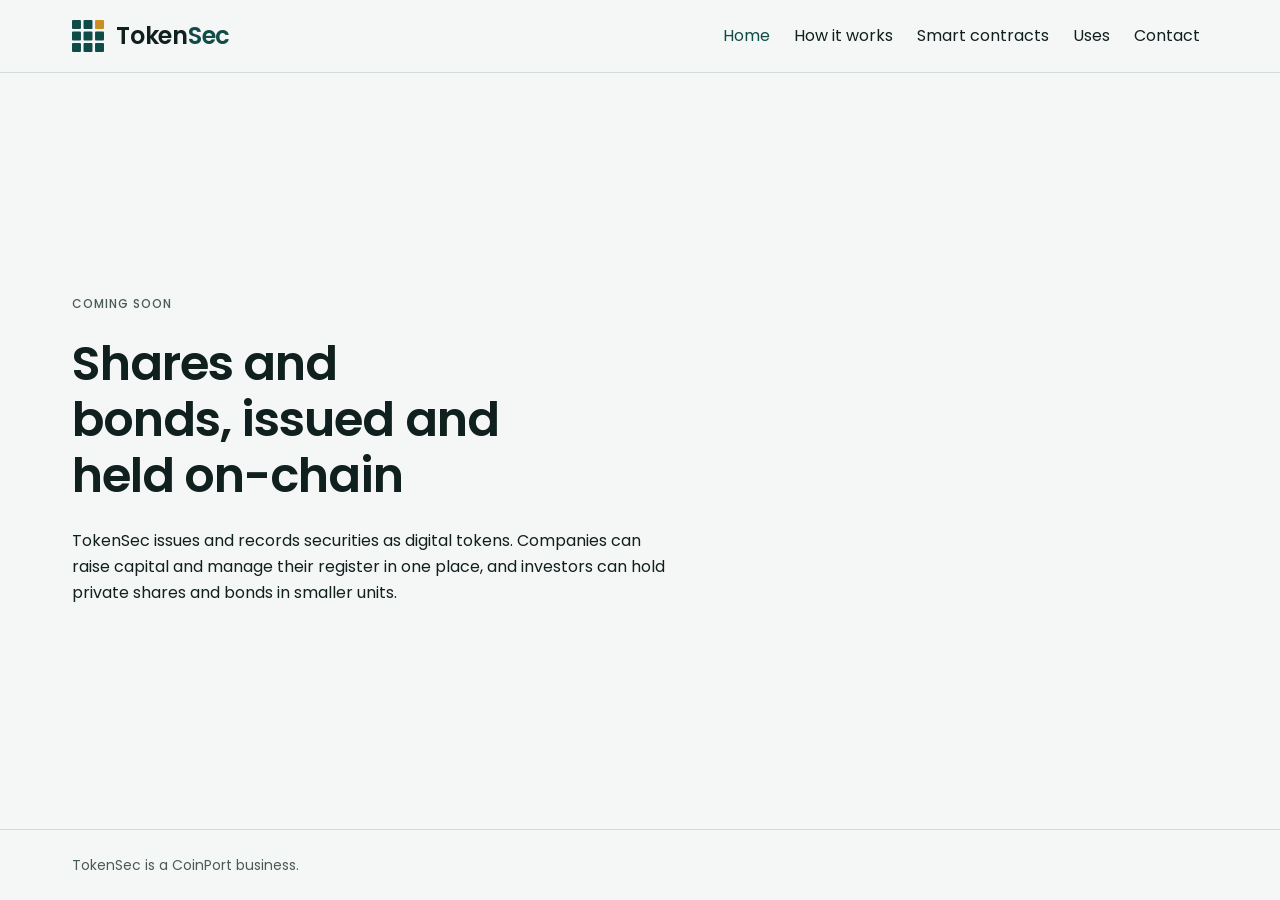
<file: index.html>
<!doctype html>
<html lang="en-AU">
<head>
<meta charset="utf-8">
<meta name="viewport" content="width=device-width, initial-scale=1">
<title>TokenSec</title>
<meta name="description" content="TokenSec issues and records shares, bonds and other securities as digital tokens. A CoinPort business.">
<link rel="icon" href="assets/img/favicon.svg" type="image/svg+xml">
<link rel="stylesheet" href="branding/tokens.css">
<style>
  body { margin: 0; min-height: 100vh; display: flex; flex-direction: column; background: var(--paper); color: var(--ink); font-family: var(--font-sans); -webkit-font-smoothing: antialiased; }
  .wrap { width: 100%; max-width: 1200px; margin: 0 auto; box-sizing: border-box; padding-inline: var(--space-4); }
  @media (min-width: 720px) { .wrap { padding-inline: var(--space-8); } }

  header { border-bottom: 1px solid var(--line); }
  header .wrap { display: flex; flex-wrap: wrap; align-items: center; justify-content: space-between; column-gap: var(--space-4); row-gap: var(--space-1); min-height: 72px; padding-block: var(--space-3); }
  @media (max-width: 480px) { nav { margin-inline-start: calc(var(--space-2) * -1); } }
  nav { display: flex; flex-wrap: wrap; gap: 0 var(--space-2); }
  nav a { color: var(--ink); text-decoration: none; border-radius: var(--radius-sm); padding: var(--space-2); }
  nav a:hover { color: var(--link); }
  nav a[aria-current="page"] { color: var(--ledger); }
  nav a:focus-visible { outline: 2px solid transparent; box-shadow: var(--focus-ring); }
  .logo { display: inline-flex; align-items: center; gap: var(--space-3); color: var(--ink); text-decoration: none; border-radius: var(--radius-sm); }
  .logo:focus-visible { outline: 2px solid transparent; box-shadow: var(--focus-ring); }
  .logo svg { width: 32px; height: 32px; flex: none; }
  .logo .tile { fill: var(--ledger); }
  .logo .tile-held { fill: var(--seal-fill); }
  .wordmark { font-size: 24px; line-height: 1; font-weight: 600; letter-spacing: -0.01em; }
  .wordmark span { color: var(--ledger); }

  main { flex: 1; display: flex; align-items: center; }
  main .wrap { padding-block: var(--space-16); display: grid; gap: var(--space-6); }
  .eyebrow { margin: 0; color: var(--ink-muted); }
  h1 { margin: 0; max-width: 18ch; text-wrap: balance; }
  .lede { margin: 0; max-width: 60ch; color: var(--ink); }
  @media (max-width: 600px) { h1.ts-display { font-size: 34px; line-height: 42px; } }

  footer { border-top: 1px solid var(--line); }
  footer .wrap { padding-block: var(--space-6); color: var(--ink-muted); }
  footer p { margin: 0; }
</style>
</head>
<body>
<header>
  <div class="wrap">
    <a class="logo" href="/" aria-label="TokenSec home">
      <svg viewBox="0 0 100 100" aria-hidden="true">
        <rect class="tile" x="0" y="0" width="28" height="28" rx="3"/><rect class="tile" x="36" y="0" width="28" height="28" rx="3"/><rect class="tile-held" x="72" y="0" width="28" height="28" rx="3"/>
        <rect class="tile" x="0" y="36" width="28" height="28" rx="3"/><rect class="tile" x="36" y="36" width="28" height="28" rx="3"/><rect class="tile" x="72" y="36" width="28" height="28" rx="3"/>
        <rect class="tile" x="0" y="72" width="28" height="28" rx="3"/><rect class="tile" x="36" y="72" width="28" height="28" rx="3"/><rect class="tile" x="72" y="72" width="28" height="28" rx="3"/>
      </svg>
      <span class="wordmark">Token<span>Sec</span></span>
    </a>
    <nav aria-label="Main"><a class="ts-body" href="/" aria-current="page">Home</a><a class="ts-body" href="/how-it-works.html">How it works</a><a class="ts-body" href="/smart-contracts.html">Smart contracts</a><a class="ts-body" href="/uses.html">Uses</a><a class="ts-body" href="/contact.html">Contact</a></nav>
  </div>
</header>

<main>
  <div class="wrap">
    <p class="eyebrow ts-label">Coming soon</p>
    <h1 class="ts-display">Shares and bonds, issued and held on-chain</h1>
    <p class="lede ts-body">TokenSec issues and records securities as digital tokens. Companies can raise capital and manage their register in one place, and investors can hold private shares and bonds in smaller units.</p>
  </div>
</main>

<footer>
  <div class="wrap">
    <p class="ts-small">TokenSec is a CoinPort business.</p>
  </div>
</footer>
</body>
</html>
</file>
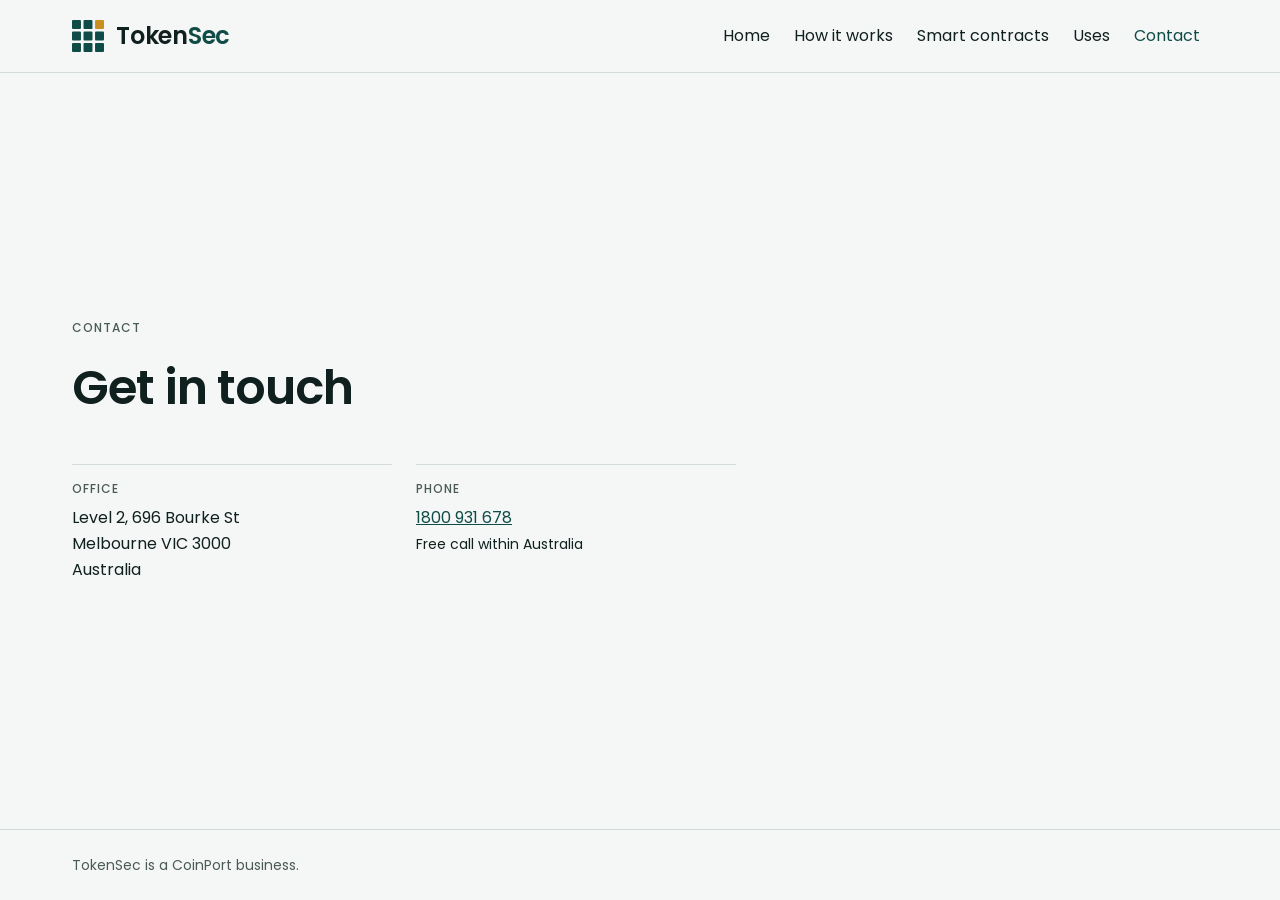
<file: contact.html>
<!doctype html>
<html lang="en-AU">
<head>
<meta charset="utf-8">
<meta name="viewport" content="width=device-width, initial-scale=1">
<title>Contact | TokenSec</title>
<meta name="description" content="Contact TokenSec. Level 2, 696 Bourke St, Melbourne VIC 3000. Phone 1800 931 678.">
<link rel="icon" href="assets/img/favicon.svg" type="image/svg+xml">
<link rel="stylesheet" href="branding/tokens.css">
<style>
  body { margin: 0; min-height: 100vh; display: flex; flex-direction: column; background: var(--paper); color: var(--ink); font-family: var(--font-sans); -webkit-font-smoothing: antialiased; }
  .wrap { width: 100%; max-width: 1200px; margin: 0 auto; box-sizing: border-box; padding-inline: var(--space-4); }
  @media (min-width: 720px) { .wrap { padding-inline: var(--space-8); } }

  header { border-bottom: 1px solid var(--line); }
  header .wrap { display: flex; flex-wrap: wrap; align-items: center; justify-content: space-between; column-gap: var(--space-4); row-gap: var(--space-1); min-height: 72px; padding-block: var(--space-3); }
  @media (max-width: 480px) { nav { margin-inline-start: calc(var(--space-2) * -1); } }
  nav { display: flex; flex-wrap: wrap; gap: 0 var(--space-2); }
  nav a { color: var(--ink); text-decoration: none; border-radius: var(--radius-sm); padding: var(--space-2); }
  nav a:hover { color: var(--link); }
  nav a[aria-current="page"] { color: var(--ledger); }
  nav a:focus-visible { outline: 2px solid transparent; box-shadow: var(--focus-ring); }
  .logo { display: inline-flex; align-items: center; gap: var(--space-3); color: var(--ink); text-decoration: none; border-radius: var(--radius-sm); }
  .logo:focus-visible { outline: 2px solid transparent; box-shadow: var(--focus-ring); }
  .logo svg { width: 32px; height: 32px; flex: none; }
  .logo .tile { fill: var(--ledger); }
  .logo .tile-held { fill: var(--seal-fill); }
  .wordmark { font-size: 24px; line-height: 1; font-weight: 600; letter-spacing: -0.01em; }
  .wordmark span { color: var(--ledger); }

  main { flex: 1; display: flex; align-items: center; }
  main .wrap { padding-block: var(--space-16); display: grid; gap: var(--space-6); }
  .eyebrow { margin: 0; color: var(--ink-muted); }
  h1 { margin: 0; max-width: 18ch; text-wrap: balance; }
  .lede { margin: 0; max-width: 60ch; color: var(--ink); }
  @media (max-width: 600px) { h1.ts-display { font-size: 34px; line-height: 42px; } }

  .details { display: grid; gap: var(--space-6); margin: var(--space-6) 0 0; grid-template-columns: 1fr; }
  @media (min-width: 720px) { .details { grid-template-columns: repeat(2, minmax(0, 320px)); } }
  .details div { border-top: 1px solid var(--line); padding-top: var(--space-4); }
  .details dt { margin: 0 0 var(--space-2); color: var(--ink-muted); }
  .details dd { margin: 0; }
  .details address { font-style: normal; }
  .details a { color: var(--link); }

  footer { border-top: 1px solid var(--line); }
  footer .wrap { padding-block: var(--space-6); color: var(--ink-muted); }
  footer p { margin: 0; }
</style>
</head>
<body>
<header>
  <div class="wrap">
    <a class="logo" href="/" aria-label="TokenSec home">
      <svg viewBox="0 0 100 100" aria-hidden="true">
        <rect class="tile" x="0" y="0" width="28" height="28" rx="3"/><rect class="tile" x="36" y="0" width="28" height="28" rx="3"/><rect class="tile-held" x="72" y="0" width="28" height="28" rx="3"/>
        <rect class="tile" x="0" y="36" width="28" height="28" rx="3"/><rect class="tile" x="36" y="36" width="28" height="28" rx="3"/><rect class="tile" x="72" y="36" width="28" height="28" rx="3"/>
        <rect class="tile" x="0" y="72" width="28" height="28" rx="3"/><rect class="tile" x="36" y="72" width="28" height="28" rx="3"/><rect class="tile" x="72" y="72" width="28" height="28" rx="3"/>
      </svg>
      <span class="wordmark">Token<span>Sec</span></span>
    </a>
    <nav aria-label="Main"><a class="ts-body" href="/">Home</a><a class="ts-body" href="/how-it-works.html">How it works</a><a class="ts-body" href="/smart-contracts.html">Smart contracts</a><a class="ts-body" href="/uses.html">Uses</a><a class="ts-body" href="/contact.html" aria-current="page">Contact</a></nav>
  </div>
</header>

<main>
  <div class="wrap">
    <p class="eyebrow ts-label">Contact</p>
    <h1 class="ts-display">Get in touch</h1>
    <dl class="details ts-body">
      <div>
        <dt class="ts-label">Office</dt>
        <dd><address>Level 2, 696 Bourke St<br>Melbourne VIC 3000<br>Australia</address></dd>
      </div>
      <div>
        <dt class="ts-label">Phone</dt>
        <dd><a href="tel:1800931678">1800 931 678</a><br><span class="ts-small">Free call within Australia</span></dd>
      </div>
    </dl>
  </div>
</main>

<footer>
  <div class="wrap">
    <p class="ts-small">TokenSec is a CoinPort business.</p>
  </div>
</footer>
</body>
</html>
</file>
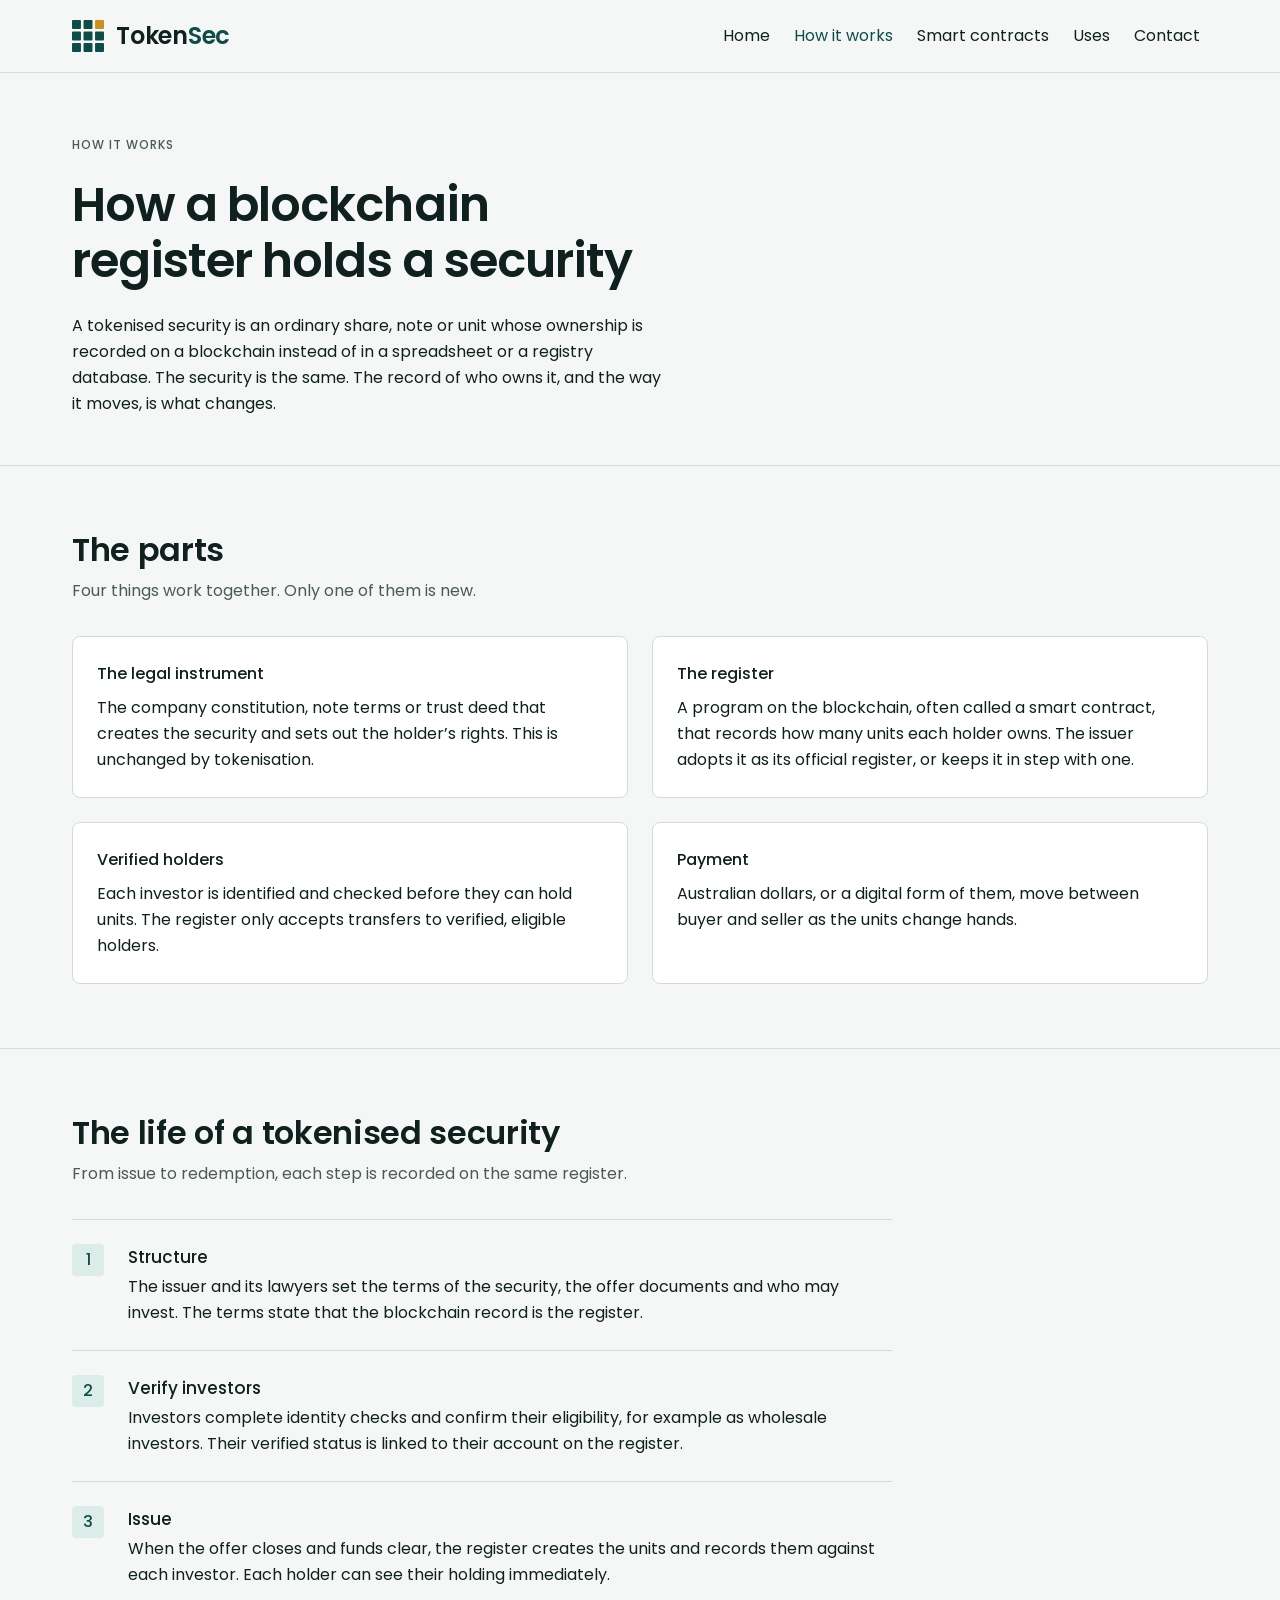
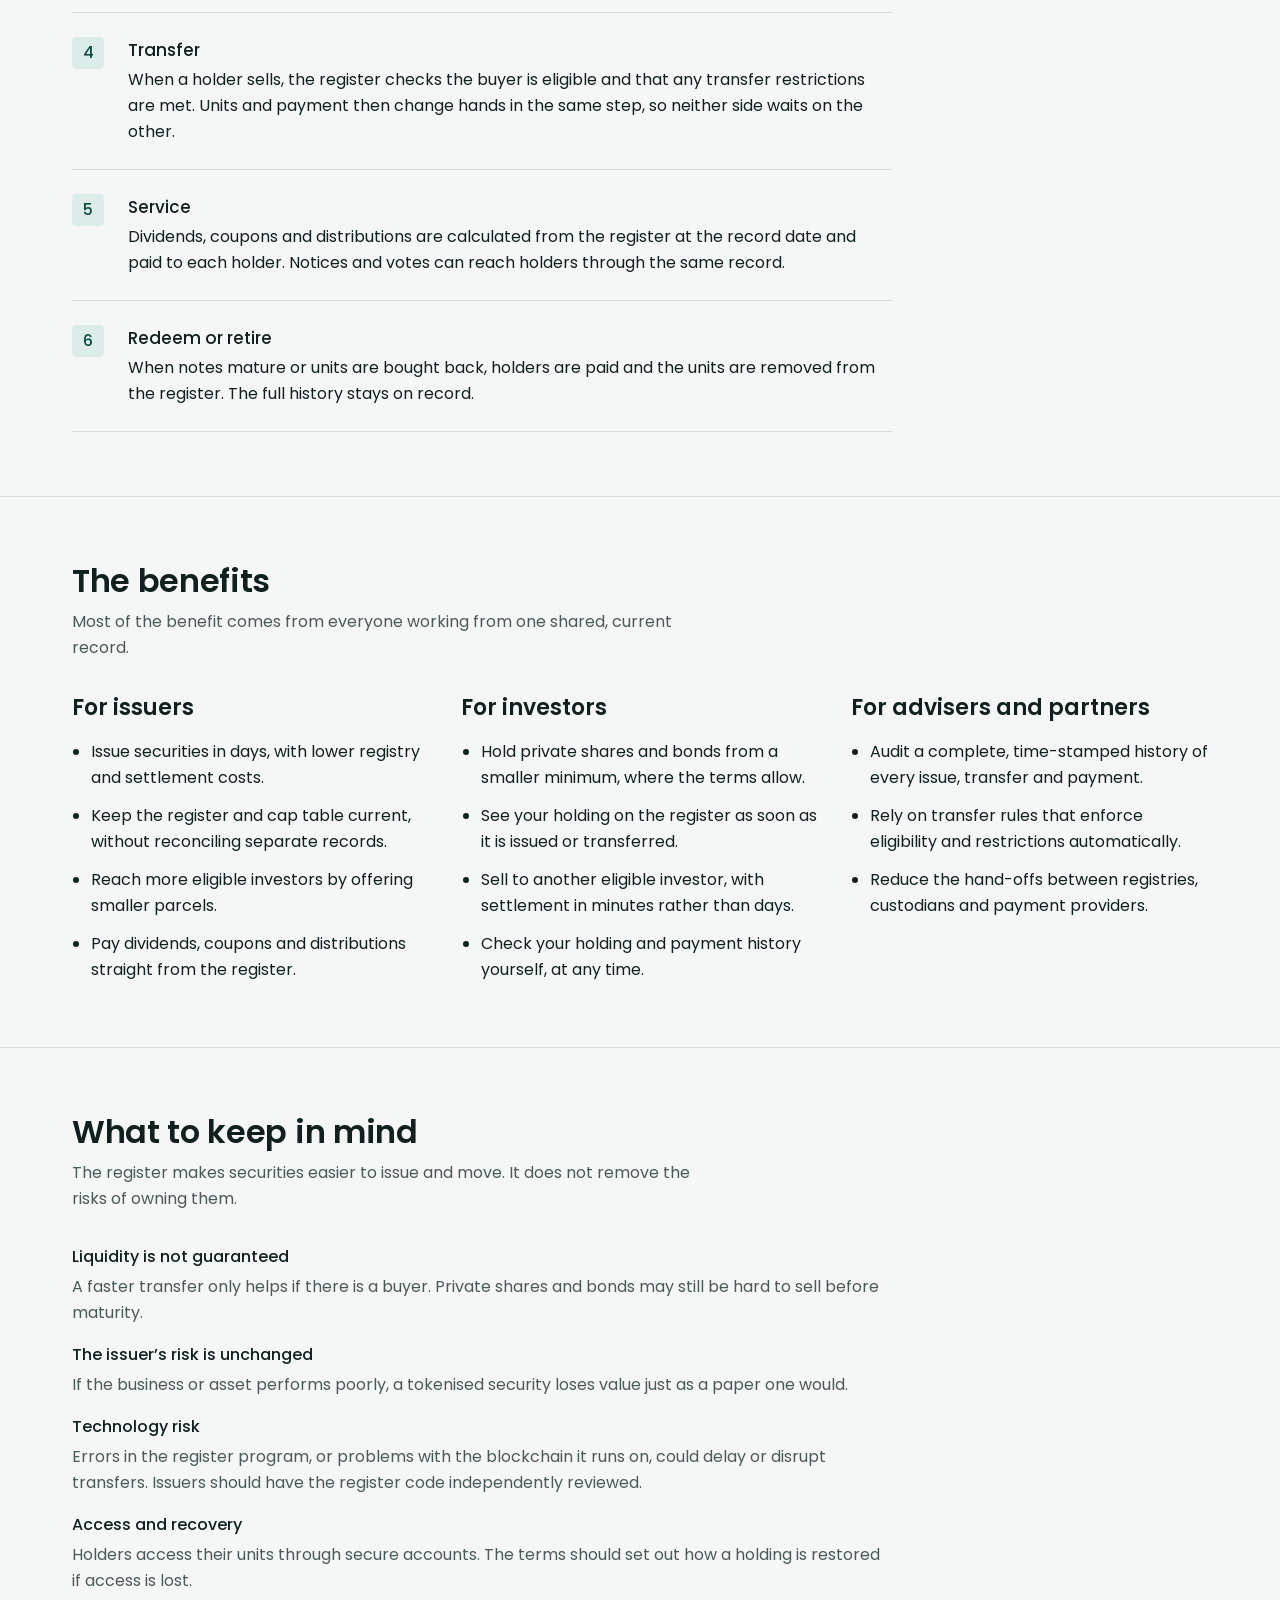
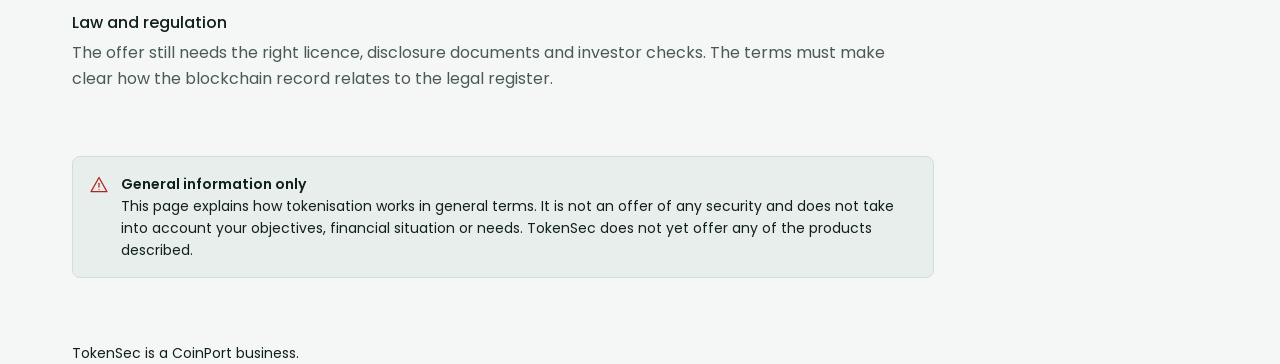
<file: how-it-works.html>
<!doctype html>
<html lang="en-AU">
<head>
<meta charset="utf-8">
<meta name="viewport" content="width=device-width, initial-scale=1">
<title>How it works | TokenSec</title>
<meta name="description" content="How a blockchain-based register is used to issue, transfer and service shares, bonds and other securities, and what it changes for issuers and investors.">
<link rel="icon" href="assets/img/favicon.svg" type="image/svg+xml">
<link rel="stylesheet" href="branding/tokens.css">
<link rel="stylesheet" href="branding/components/bundle.css">
<style>
  body { margin: 0; min-height: 100vh; display: flex; flex-direction: column; background: var(--paper); color: var(--ink); font-family: var(--font-sans); -webkit-font-smoothing: antialiased; }
  .wrap { width: 100%; max-width: 1200px; margin: 0 auto; box-sizing: border-box; padding-inline: var(--space-4); }
  @media (min-width: 720px) { .wrap { padding-inline: var(--space-8); } }

  header { border-bottom: 1px solid var(--line); }
  header .wrap { display: flex; flex-wrap: wrap; align-items: center; justify-content: space-between; column-gap: var(--space-4); row-gap: var(--space-1); min-height: 72px; padding-block: var(--space-3); }
  @media (max-width: 480px) { nav { margin-inline-start: calc(var(--space-2) * -1); } }
  nav { display: flex; flex-wrap: wrap; gap: 0 var(--space-2); }
  nav a { color: var(--ink); text-decoration: none; border-radius: var(--radius-sm); padding: var(--space-2); }
  nav a:hover { color: var(--link); }
  nav a[aria-current="page"] { color: var(--ledger); }
  nav a:focus-visible { outline: 2px solid transparent; box-shadow: var(--focus-ring); }
  .logo { display: inline-flex; align-items: center; gap: var(--space-3); color: var(--ink); text-decoration: none; border-radius: var(--radius-sm); }
  .logo:focus-visible { outline: 2px solid transparent; box-shadow: var(--focus-ring); }
  .logo svg { width: 32px; height: 32px; flex: none; }
  .logo .tile { fill: var(--ledger); }
  .logo .tile-held { fill: var(--seal-fill); }
  .wordmark { font-size: 24px; line-height: 1; font-weight: 600; letter-spacing: -0.01em; }
  .wordmark span { color: var(--ledger); }

  main { flex: 1; display: flex; align-items: center; }
  main .wrap { padding-block: var(--space-16); display: grid; gap: var(--space-6); }
  .eyebrow { margin: 0; color: var(--ink-muted); }
  h1 { margin: 0; max-width: 18ch; text-wrap: balance; }
  .lede { margin: 0; max-width: 60ch; color: var(--ink); }
  @media (max-width: 600px) { h1.ts-display { font-size: 34px; line-height: 42px; } }

  main { display: block; }
  main .wrap { padding-block: 0; display: block; }
  section { padding-block: var(--space-12); border-top: 1px solid var(--line); }
  @media (min-width: 720px) { section { padding-block: var(--space-16); } }
  main .intro { padding-block: var(--space-16) var(--space-12); display: grid; gap: var(--space-6); }
  h2 { margin: 0 0 var(--space-2); max-width: 32ch; }
  h3 { margin: 0; }
  p { margin: 0; }
  .section-lede { max-width: 65ch; margin-bottom: var(--space-8); color: var(--ink-muted); }
  .prose { display: grid; gap: var(--space-4); max-width: 65ch; }

  .parts { display: grid; gap: var(--space-6); grid-template-columns: 1fr; margin: 0; }
  @media (min-width: 720px) { .parts { grid-template-columns: repeat(2, minmax(0, 1fr)); } }
  .parts div { padding: var(--space-6); background: var(--paper-raised); border: 1px solid var(--line); border-radius: var(--radius-md); }
  .parts dt { font-weight: 500; margin-bottom: var(--space-2); }
  .parts dd { margin: 0; }

  .steps { list-style: none; margin: 0; padding: 0; counter-reset: step; max-width: 820px; }
  .steps li { counter-increment: step; display: grid; grid-template-columns: 40px 1fr; gap: var(--space-4); padding-block: var(--space-6); border-bottom: 1px solid var(--line); }
  .steps li:first-child { border-top: 1px solid var(--line); }
  .steps li::before { content: counter(step); display: grid; place-items: center; width: 32px; height: 32px; border-radius: var(--radius-sm); background: var(--ledger-soft); color: var(--ledger); font-weight: 500; font-variant-numeric: tabular-nums; }
  .steps h3 { margin-bottom: var(--space-1); }

  .benefits { display: grid; gap: var(--space-8); grid-template-columns: 1fr; }
  @media (min-width: 720px) { .benefits { grid-template-columns: repeat(3, minmax(0, 1fr)); } }
  .benefits h3 { margin-bottom: var(--space-4); }
  .benefits ul { margin: 0; padding-left: 1.2em; display: grid; gap: var(--space-3); }

  .limits { margin: 0; display: grid; gap: var(--space-4); max-width: 820px; }
  .limits dt { font-weight: 500; }
  .limits dd { margin: var(--space-1) 0 0; color: var(--ink-muted); }

  main .notice-wrap { padding-block: 0 var(--space-16); }
  .ts-risk { max-width: 820px; }
</style>
</head>
<body>
<header>
  <div class="wrap">
    <a class="logo" href="/" aria-label="TokenSec home">
      <svg viewBox="0 0 100 100" aria-hidden="true">
        <rect class="tile" x="0" y="0" width="28" height="28" rx="3"/><rect class="tile" x="36" y="0" width="28" height="28" rx="3"/><rect class="tile-held" x="72" y="0" width="28" height="28" rx="3"/>
        <rect class="tile" x="0" y="36" width="28" height="28" rx="3"/><rect class="tile" x="36" y="36" width="28" height="28" rx="3"/><rect class="tile" x="72" y="36" width="28" height="28" rx="3"/>
        <rect class="tile" x="0" y="72" width="28" height="28" rx="3"/><rect class="tile" x="36" y="72" width="28" height="28" rx="3"/><rect class="tile" x="72" y="72" width="28" height="28" rx="3"/>
      </svg>
      <span class="wordmark">Token<span>Sec</span></span>
    </a>
    <nav aria-label="Main"><a class="ts-body" href="/">Home</a><a class="ts-body" href="/how-it-works.html" aria-current="page">How it works</a><a class="ts-body" href="/smart-contracts.html">Smart contracts</a><a class="ts-body" href="/uses.html">Uses</a><a class="ts-body" href="/contact.html">Contact</a></nav>
  </div>
</header>

<main>
  <div class="wrap intro">
    <p class="eyebrow ts-label">How it works</p>
    <h1 class="ts-display">How a blockchain register holds a security</h1>
    <p class="lede ts-body">A tokenised security is an ordinary share, note or unit whose ownership is recorded on a blockchain instead of in a spreadsheet or a registry database. The security is the same. The record of who owns it, and the way it moves, is what changes.</p>
  </div>

  <section aria-labelledby="h-parts">
    <div class="wrap">
      <h2 class="ts-title" id="h-parts">The parts</h2>
      <p class="section-lede ts-body">Four things work together. Only one of them is new.</p>
      <dl class="parts ts-body">
        <div><dt>The legal instrument</dt><dd>The company constitution, note terms or trust deed that creates the security and sets out the holder&rsquo;s rights. This is unchanged by tokenisation.</dd></div>
        <div><dt>The register</dt><dd>A program on the blockchain, often called a smart contract, that records how many units each holder owns. The issuer adopts it as its official register, or keeps it in step with one.</dd></div>
        <div><dt>Verified holders</dt><dd>Each investor is identified and checked before they can hold units. The register only accepts transfers to verified, eligible holders.</dd></div>
        <div><dt>Payment</dt><dd>Australian dollars, or a digital form of them, move between buyer and seller as the units change hands.</dd></div>
      </dl>
    </div>
  </section>

  <section aria-labelledby="h-life">
    <div class="wrap">
      <h2 class="ts-title" id="h-life">The life of a tokenised security</h2>
      <p class="section-lede ts-body">From issue to redemption, each step is recorded on the same register.</p>
      <ol class="steps ts-body">
        <li><div><h3 class="ts-subheading">Structure</h3><p>The issuer and its lawyers set the terms of the security, the offer documents and who may invest. The terms state that the blockchain record is the register.</p></div></li>
        <li><div><h3 class="ts-subheading">Verify investors</h3><p>Investors complete identity checks and confirm their eligibility, for example as wholesale investors. Their verified status is linked to their account on the register.</p></div></li>
        <li><div><h3 class="ts-subheading">Issue</h3><p>When the offer closes and funds clear, the register creates the units and records them against each investor. Each holder can see their holding immediately.</p></div></li>
        <li><div><h3 class="ts-subheading">Transfer</h3><p>When a holder sells, the register checks the buyer is eligible and that any transfer restrictions are met. Units and payment then change hands in the same step, so neither side waits on the other.</p></div></li>
        <li><div><h3 class="ts-subheading">Service</h3><p>Dividends, coupons and distributions are calculated from the register at the record date and paid to each holder. Notices and votes can reach holders through the same record.</p></div></li>
        <li><div><h3 class="ts-subheading">Redeem or retire</h3><p>When notes mature or units are bought back, holders are paid and the units are removed from the register. The full history stays on record.</p></div></li>
      </ol>
    </div>
  </section>

  <section aria-labelledby="h-benefits">
    <div class="wrap">
      <h2 class="ts-title" id="h-benefits">The benefits</h2>
      <p class="section-lede ts-body">Most of the benefit comes from everyone working from one shared, current record.</p>
      <div class="benefits ts-body">
        <div>
          <h3 class="ts-heading">For issuers</h3>
          <ul>
            <li>Issue securities in days, with lower registry and settlement costs.</li>
            <li>Keep the register and cap table current, without reconciling separate records.</li>
            <li>Reach more eligible investors by offering smaller parcels.</li>
            <li>Pay dividends, coupons and distributions straight from the register.</li>
          </ul>
        </div>
        <div>
          <h3 class="ts-heading">For investors</h3>
          <ul>
            <li>Hold private shares and bonds from a smaller minimum, where the terms allow.</li>
            <li>See your holding on the register as soon as it is issued or transferred.</li>
            <li>Sell to another eligible investor, with settlement in minutes rather than days.</li>
            <li>Check your holding and payment history yourself, at any time.</li>
          </ul>
        </div>
        <div>
          <h3 class="ts-heading">For advisers and partners</h3>
          <ul>
            <li>Audit a complete, time-stamped history of every issue, transfer and payment.</li>
            <li>Rely on transfer rules that enforce eligibility and restrictions automatically.</li>
            <li>Reduce the hand-offs between registries, custodians and payment providers.</li>
          </ul>
        </div>
      </div>
    </div>
  </section>

  <section aria-labelledby="h-limits">
    <div class="wrap">
      <h2 class="ts-title" id="h-limits">What to keep in mind</h2>
      <p class="section-lede ts-body">The register makes securities easier to issue and move. It does not remove the risks of owning them.</p>
      <dl class="limits ts-body">
        <div><dt>Liquidity is not guaranteed</dt><dd>A faster transfer only helps if there is a buyer. Private shares and bonds may still be hard to sell before maturity.</dd></div>
        <div><dt>The issuer&rsquo;s risk is unchanged</dt><dd>If the business or asset performs poorly, a tokenised security loses value just as a paper one would.</dd></div>
        <div><dt>Technology risk</dt><dd>Errors in the register program, or problems with the blockchain it runs on, could delay or disrupt transfers. Issuers should have the register code independently reviewed.</dd></div>
        <div><dt>Access and recovery</dt><dd>Holders access their units through secure accounts. The terms should set out how a holding is restored if access is lost.</dd></div>
        <div><dt>Law and regulation</dt><dd>The offer still needs the right licence, disclosure documents and investor checks. The terms must make clear how the blockchain record relates to the legal register.</dd></div>
      </dl>
    </div>
  </section>

  <div class="wrap notice-wrap">
    <aside class="ts-risk" aria-labelledby="gi-title">
      <svg viewBox="0 0 24 24" aria-hidden="true"><path d="M12 3 2.5 20h19L12 3Z"/><path d="M12 10v4.5"/><path d="M12 17.5h.01"/></svg>
      <div>
        <p class="ts-risk-title" id="gi-title">General information only</p>
        <p>This page explains how tokenisation works in general terms. It is not an offer of any security and does not take into account your objectives, financial situation or needs. TokenSec does not yet offer any of the products described.</p>
      </div>
    </aside>
  </div>
</main>

<footer>
  <div class="wrap">
    <p class="ts-small">TokenSec is a CoinPort business.</p>
  </div>
</footer>
</body>
</html>
</file>
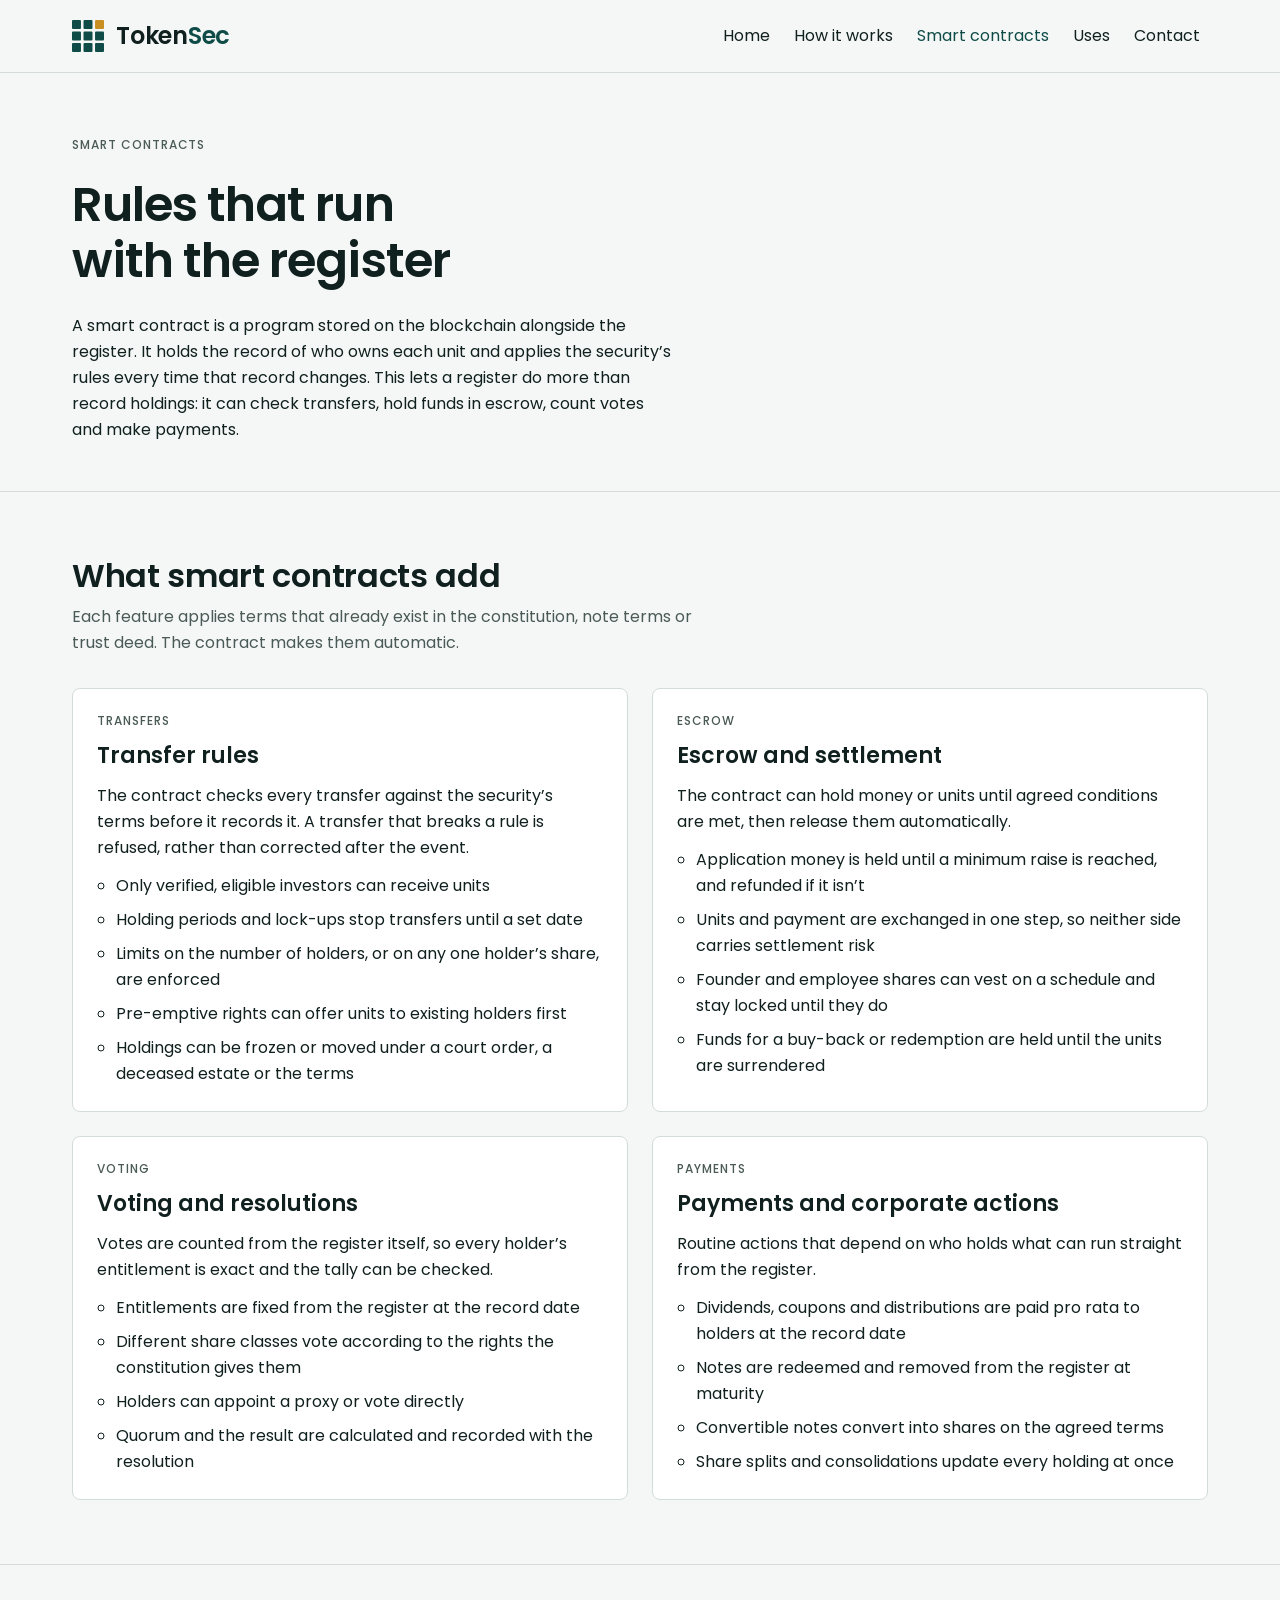
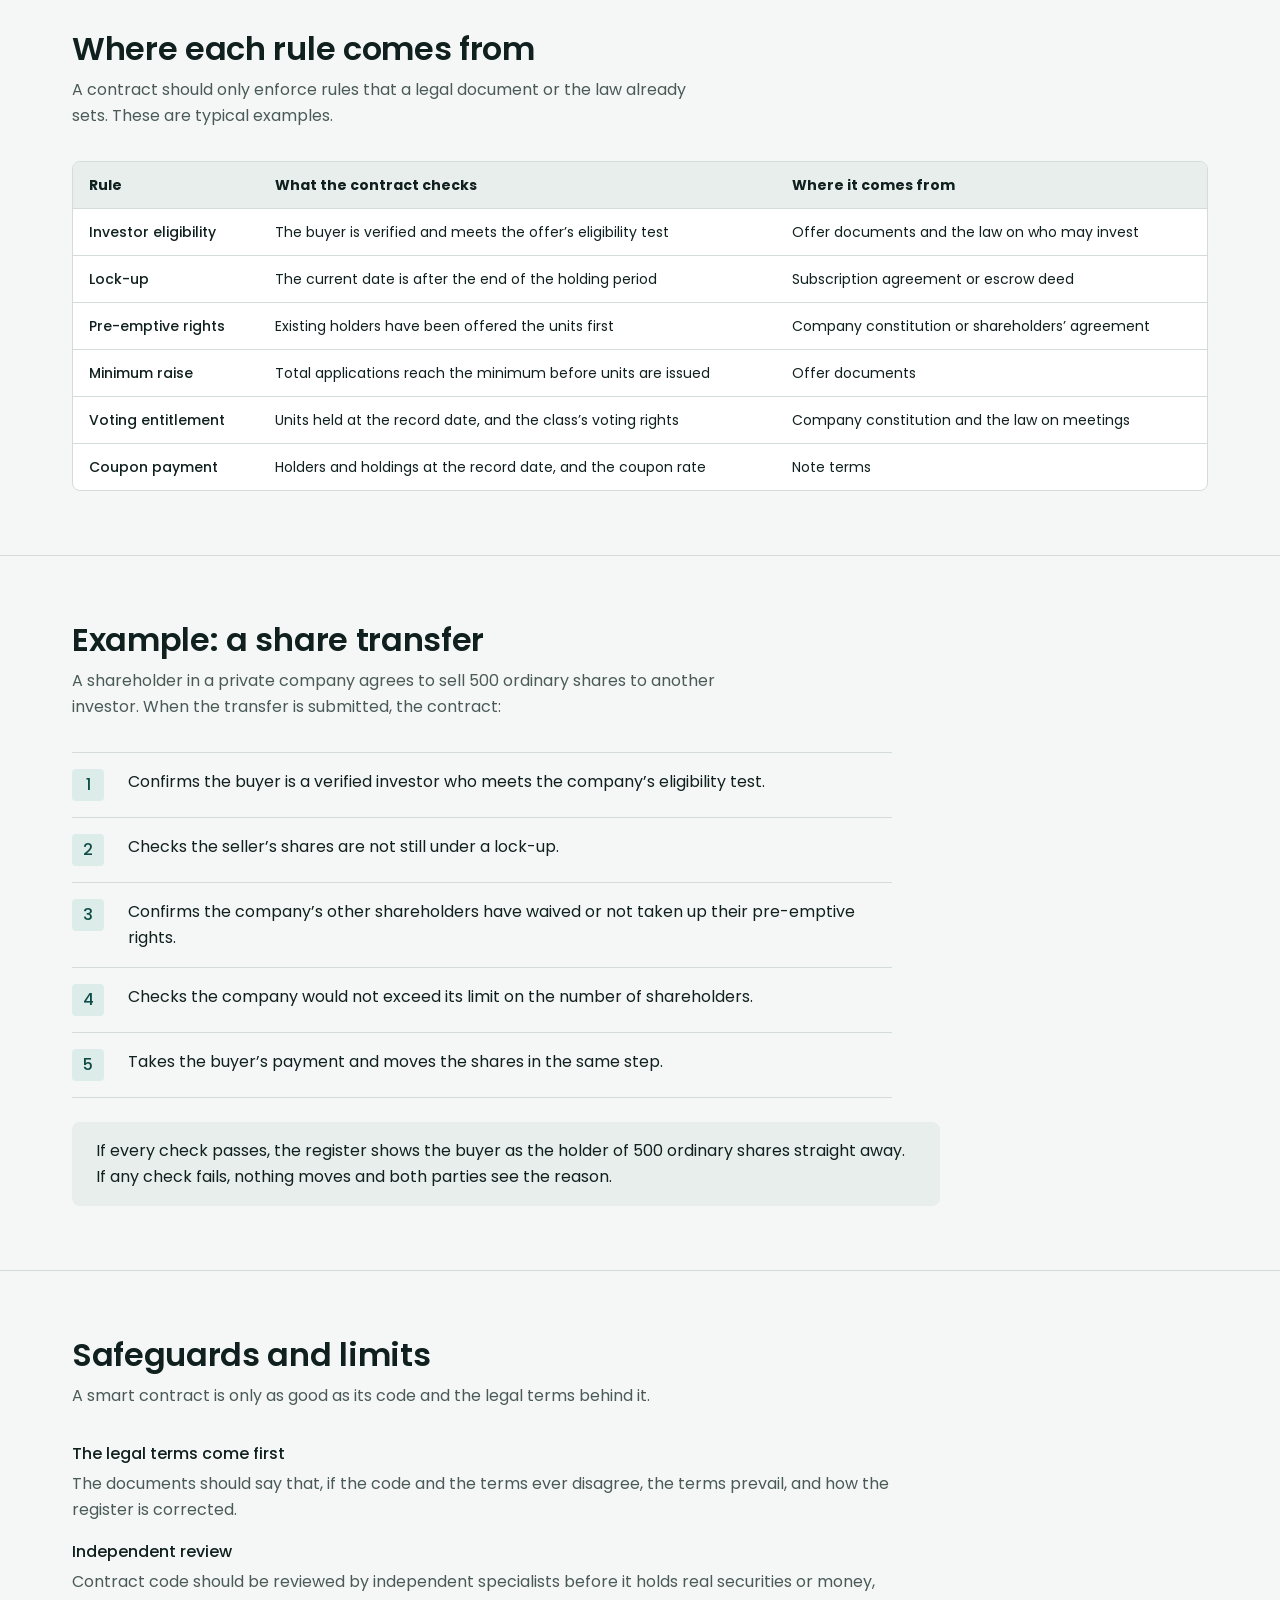
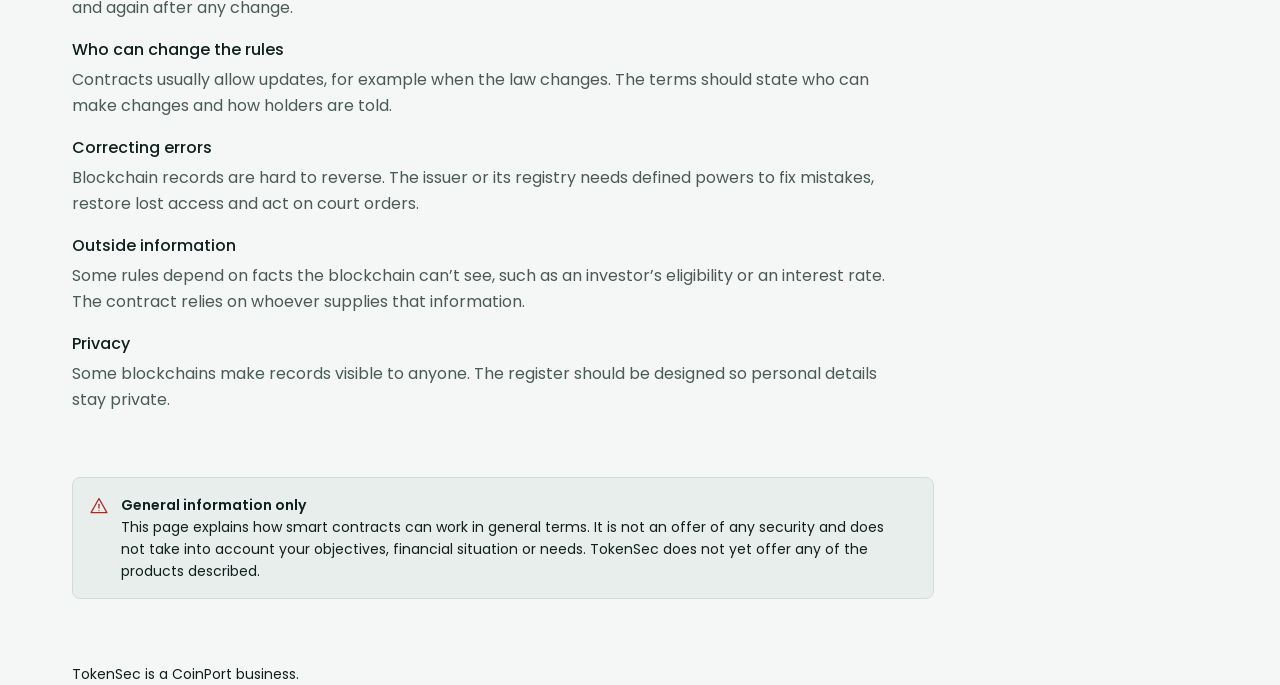
<file: smart-contracts.html>
<!doctype html>
<html lang="en-AU">
<head>
<meta charset="utf-8">
<meta name="viewport" content="width=device-width, initial-scale=1">
<title>Smart contracts | TokenSec</title>
<meta name="description" content="How smart contracts add transfer rules, escrow, voting and automated payments to a blockchain-based securities register.">
<link rel="icon" href="assets/img/favicon.svg" type="image/svg+xml">
<link rel="stylesheet" href="branding/tokens.css">
<link rel="stylesheet" href="branding/components/bundle.css">
<style>
  body { margin: 0; min-height: 100vh; display: flex; flex-direction: column; background: var(--paper); color: var(--ink); font-family: var(--font-sans); -webkit-font-smoothing: antialiased; }
  .wrap { width: 100%; max-width: 1200px; margin: 0 auto; box-sizing: border-box; padding-inline: var(--space-4); }
  @media (min-width: 720px) { .wrap { padding-inline: var(--space-8); } }

  header { border-bottom: 1px solid var(--line); }
  header .wrap { display: flex; flex-wrap: wrap; align-items: center; justify-content: space-between; column-gap: var(--space-4); row-gap: var(--space-1); min-height: 72px; padding-block: var(--space-3); }
  @media (max-width: 480px) { nav { margin-inline-start: calc(var(--space-2) * -1); } }
  nav { display: flex; flex-wrap: wrap; gap: 0 var(--space-2); }
  nav a { color: var(--ink); text-decoration: none; border-radius: var(--radius-sm); padding: var(--space-2); }
  nav a:hover { color: var(--link); }
  nav a[aria-current="page"] { color: var(--ledger); }
  nav a:focus-visible { outline: 2px solid transparent; box-shadow: var(--focus-ring); }
  .logo { display: inline-flex; align-items: center; gap: var(--space-3); color: var(--ink); text-decoration: none; border-radius: var(--radius-sm); }
  .logo:focus-visible { outline: 2px solid transparent; box-shadow: var(--focus-ring); }
  .logo svg { width: 32px; height: 32px; flex: none; }
  .logo .tile { fill: var(--ledger); }
  .logo .tile-held { fill: var(--seal-fill); }
  .wordmark { font-size: 24px; line-height: 1; font-weight: 600; letter-spacing: -0.01em; }
  .wordmark span { color: var(--ledger); }

  main { flex: 1; display: flex; align-items: center; }
  main .wrap { padding-block: var(--space-16); display: grid; gap: var(--space-6); }
  .eyebrow { margin: 0; color: var(--ink-muted); }
  h1 { margin: 0; max-width: 18ch; text-wrap: balance; }
  .lede { margin: 0; max-width: 60ch; color: var(--ink); }
  @media (max-width: 600px) { h1.ts-display { font-size: 34px; line-height: 42px; } }

  main { display: block; }
  main .wrap { padding-block: 0; display: block; }
  section { padding-block: var(--space-12); border-top: 1px solid var(--line); }
  @media (min-width: 720px) { section { padding-block: var(--space-16); } }
  main .intro { padding-block: var(--space-16) var(--space-12); display: grid; gap: var(--space-6); }
  h2 { margin: 0 0 var(--space-2); max-width: 32ch; }
  h3 { margin: 0; }
  p { margin: 0; }
  .section-lede { max-width: 65ch; margin-bottom: var(--space-8); color: var(--ink-muted); }

  .features { display: grid; gap: var(--space-6); grid-template-columns: 1fr; list-style: none; margin: 0; padding: 0; }
  @media (min-width: 720px) { .features { grid-template-columns: repeat(2, minmax(0, 1fr)); } }
  .feature { display: grid; align-content: start; gap: var(--space-3); padding: var(--space-6); background: var(--paper-raised); border: 1px solid var(--line); border-radius: var(--radius-md); }
  .feature .ts-label { color: var(--ink-muted); }
  .feature ul { margin: 0; padding-left: 1.2em; display: grid; gap: var(--space-2); }

  .table-scroll { overflow-x: auto; max-width: 100%; border: 1px solid var(--line); border-radius: var(--radius-md); background: var(--paper-raised); }
  table { width: 100%; min-width: 640px; border-collapse: collapse; }
  th, td { text-align: left; vertical-align: top; padding: var(--space-3) var(--space-4); border-bottom: 1px solid var(--line); }
  thead th { background: var(--paper-sunk); }
  tbody tr:last-child td { border-bottom: 0; }
  td:first-child { font-weight: 500; }

  .steps { list-style: none; margin: 0; padding: 0; counter-reset: step; max-width: 820px; }
  .steps li { counter-increment: step; display: grid; grid-template-columns: 40px 1fr; gap: var(--space-4); padding-block: var(--space-4); border-bottom: 1px solid var(--line); }
  .steps li:first-child { border-top: 1px solid var(--line); }
  .steps li::before { content: counter(step); display: grid; place-items: center; width: 32px; height: 32px; border-radius: var(--radius-sm); background: var(--ledger-soft); color: var(--ledger); font-weight: 500; font-variant-numeric: tabular-nums; }
  .outcome { margin-top: var(--space-6); max-width: 820px; padding: var(--space-4) var(--space-6); background: var(--paper-sunk); border-radius: var(--radius-md); }

  .limits { margin: 0; display: grid; gap: var(--space-4); max-width: 820px; }
  .limits dt { font-weight: 500; }
  .limits dd { margin: var(--space-1) 0 0; color: var(--ink-muted); }

  main .notice-wrap { padding-block: 0 var(--space-16); }
  .ts-risk { max-width: 820px; }
</style>
</head>
<body>
<header>
  <div class="wrap">
    <a class="logo" href="/" aria-label="TokenSec home">
      <svg viewBox="0 0 100 100" aria-hidden="true">
        <rect class="tile" x="0" y="0" width="28" height="28" rx="3"/><rect class="tile" x="36" y="0" width="28" height="28" rx="3"/><rect class="tile-held" x="72" y="0" width="28" height="28" rx="3"/>
        <rect class="tile" x="0" y="36" width="28" height="28" rx="3"/><rect class="tile" x="36" y="36" width="28" height="28" rx="3"/><rect class="tile" x="72" y="36" width="28" height="28" rx="3"/>
        <rect class="tile" x="0" y="72" width="28" height="28" rx="3"/><rect class="tile" x="36" y="72" width="28" height="28" rx="3"/><rect class="tile" x="72" y="72" width="28" height="28" rx="3"/>
      </svg>
      <span class="wordmark">Token<span>Sec</span></span>
    </a>
    <nav aria-label="Main"><a class="ts-body" href="/">Home</a><a class="ts-body" href="/how-it-works.html">How it works</a><a class="ts-body" href="/smart-contracts.html" aria-current="page">Smart contracts</a><a class="ts-body" href="/uses.html">Uses</a><a class="ts-body" href="/contact.html">Contact</a></nav>
  </div>
</header>

<main>
  <div class="wrap intro">
    <p class="eyebrow ts-label">Smart contracts</p>
    <h1 class="ts-display">Rules that run with the register</h1>
    <p class="lede ts-body">A smart contract is a program stored on the blockchain alongside the register. It holds the record of who owns each unit and applies the security&rsquo;s rules every time that record changes. This lets a register do more than record holdings: it can check transfers, hold funds in escrow, count votes and make payments.</p>
  </div>

  <section aria-labelledby="h-features">
    <div class="wrap">
      <h2 class="ts-title" id="h-features">What smart contracts add</h2>
      <p class="section-lede ts-body">Each feature applies terms that already exist in the constitution, note terms or trust deed. The contract makes them automatic.</p>
      <ul class="features">
        <li class="feature">
          <p class="ts-label">Transfers</p>
          <h3 class="ts-heading">Transfer rules</h3>
          <p class="ts-body">The contract checks every transfer against the security&rsquo;s terms before it records it. A transfer that breaks a rule is refused, rather than corrected after the event.</p>
          <ul class="ts-body"><li>Only verified, eligible investors can receive units</li><li>Holding periods and lock-ups stop transfers until a set date</li><li>Limits on the number of holders, or on any one holder&rsquo;s share, are enforced</li><li>Pre-emptive rights can offer units to existing holders first</li><li>Holdings can be frozen or moved under a court order, a deceased estate or the terms</li></ul>
        </li>
        <li class="feature">
          <p class="ts-label">Escrow</p>
          <h3 class="ts-heading">Escrow and settlement</h3>
          <p class="ts-body">The contract can hold money or units until agreed conditions are met, then release them automatically.</p>
          <ul class="ts-body"><li>Application money is held until a minimum raise is reached, and refunded if it isn&rsquo;t</li><li>Units and payment are exchanged in one step, so neither side carries settlement risk</li><li>Founder and employee shares can vest on a schedule and stay locked until they do</li><li>Funds for a buy-back or redemption are held until the units are surrendered</li></ul>
        </li>
        <li class="feature">
          <p class="ts-label">Voting</p>
          <h3 class="ts-heading">Voting and resolutions</h3>
          <p class="ts-body">Votes are counted from the register itself, so every holder&rsquo;s entitlement is exact and the tally can be checked.</p>
          <ul class="ts-body"><li>Entitlements are fixed from the register at the record date</li><li>Different share classes vote according to the rights the constitution gives them</li><li>Holders can appoint a proxy or vote directly</li><li>Quorum and the result are calculated and recorded with the resolution</li></ul>
        </li>
        <li class="feature">
          <p class="ts-label">Payments</p>
          <h3 class="ts-heading">Payments and corporate actions</h3>
          <p class="ts-body">Routine actions that depend on who holds what can run straight from the register.</p>
          <ul class="ts-body"><li>Dividends, coupons and distributions are paid pro rata to holders at the record date</li><li>Notes are redeemed and removed from the register at maturity</li><li>Convertible notes convert into shares on the agreed terms</li><li>Share splits and consolidations update every holding at once</li></ul>
        </li>
      </ul>
    </div>
  </section>

  <section aria-labelledby="h-sources">
    <div class="wrap">
      <h2 class="ts-title" id="h-sources">Where each rule comes from</h2>
      <p class="section-lede ts-body">A contract should only enforce rules that a legal document or the law already sets. These are typical examples.</p>
      <div class="table-scroll">
        <table class="ts-small">
          <thead><tr><th scope="col">Rule</th><th scope="col">What the contract checks</th><th scope="col">Where it comes from</th></tr></thead>
          <tbody>
            <tr><td>Investor eligibility</td><td>The buyer is verified and meets the offer&rsquo;s eligibility test</td><td>Offer documents and the law on who may invest</td></tr>
            <tr><td>Lock-up</td><td>The current date is after the end of the holding period</td><td>Subscription agreement or escrow deed</td></tr>
            <tr><td>Pre-emptive rights</td><td>Existing holders have been offered the units first</td><td>Company constitution or shareholders&rsquo; agreement</td></tr>
            <tr><td>Minimum raise</td><td>Total applications reach the minimum before units are issued</td><td>Offer documents</td></tr>
            <tr><td>Voting entitlement</td><td>Units held at the record date, and the class&rsquo;s voting rights</td><td>Company constitution and the law on meetings</td></tr>
            <tr><td>Coupon payment</td><td>Holders and holdings at the record date, and the coupon rate</td><td>Note terms</td></tr>
          </tbody>
        </table>
      </div>
    </div>
  </section>

  <section aria-labelledby="h-example">
    <div class="wrap">
      <h2 class="ts-title" id="h-example">Example: a share transfer</h2>
      <p class="section-lede ts-body">A shareholder in a private company agrees to sell 500 ordinary shares to another investor. When the transfer is submitted, the contract:</p>
      <ol class="steps ts-body">
        <li><p>Confirms the buyer is a verified investor who meets the company&rsquo;s eligibility test.</p></li>
        <li><p>Checks the seller&rsquo;s shares are not still under a lock-up.</p></li>
        <li><p>Confirms the company&rsquo;s other shareholders have waived or not taken up their pre-emptive rights.</p></li>
        <li><p>Checks the company would not exceed its limit on the number of shareholders.</p></li>
        <li><p>Takes the buyer&rsquo;s payment and moves the shares in the same step.</p></li>
      </ol>
      <p class="outcome ts-body">If every check passes, the register shows the buyer as the holder of 500 ordinary shares straight away. If any check fails, nothing moves and both parties see the reason.</p>
    </div>
  </section>

  <section aria-labelledby="h-limits">
    <div class="wrap">
      <h2 class="ts-title" id="h-limits">Safeguards and limits</h2>
      <p class="section-lede ts-body">A smart contract is only as good as its code and the legal terms behind it.</p>
      <dl class="limits ts-body">
        <div><dt>The legal terms come first</dt><dd>The documents should say that, if the code and the terms ever disagree, the terms prevail, and how the register is corrected.</dd></div>
        <div><dt>Independent review</dt><dd>Contract code should be reviewed by independent specialists before it holds real securities or money, and again after any change.</dd></div>
        <div><dt>Who can change the rules</dt><dd>Contracts usually allow updates, for example when the law changes. The terms should state who can make changes and how holders are told.</dd></div>
        <div><dt>Correcting errors</dt><dd>Blockchain records are hard to reverse. The issuer or its registry needs defined powers to fix mistakes, restore lost access and act on court orders.</dd></div>
        <div><dt>Outside information</dt><dd>Some rules depend on facts the blockchain can&rsquo;t see, such as an investor&rsquo;s eligibility or an interest rate. The contract relies on whoever supplies that information.</dd></div>
        <div><dt>Privacy</dt><dd>Some blockchains make records visible to anyone. The register should be designed so personal details stay private.</dd></div>
      </dl>
    </div>
  </section>

  <div class="wrap notice-wrap">
    <aside class="ts-risk" aria-labelledby="gi-title">
      <svg viewBox="0 0 24 24" aria-hidden="true"><path d="M12 3 2.5 20h19L12 3Z"/><path d="M12 10v4.5"/><path d="M12 17.5h.01"/></svg>
      <div>
        <p class="ts-risk-title" id="gi-title">General information only</p>
        <p>This page explains how smart contracts can work in general terms. It is not an offer of any security and does not take into account your objectives, financial situation or needs. TokenSec does not yet offer any of the products described.</p>
      </div>
    </aside>
  </div>
</main>

<footer>
  <div class="wrap">
    <p class="ts-small">TokenSec is a CoinPort business.</p>
  </div>
</footer>
</body>
</html>
</file>
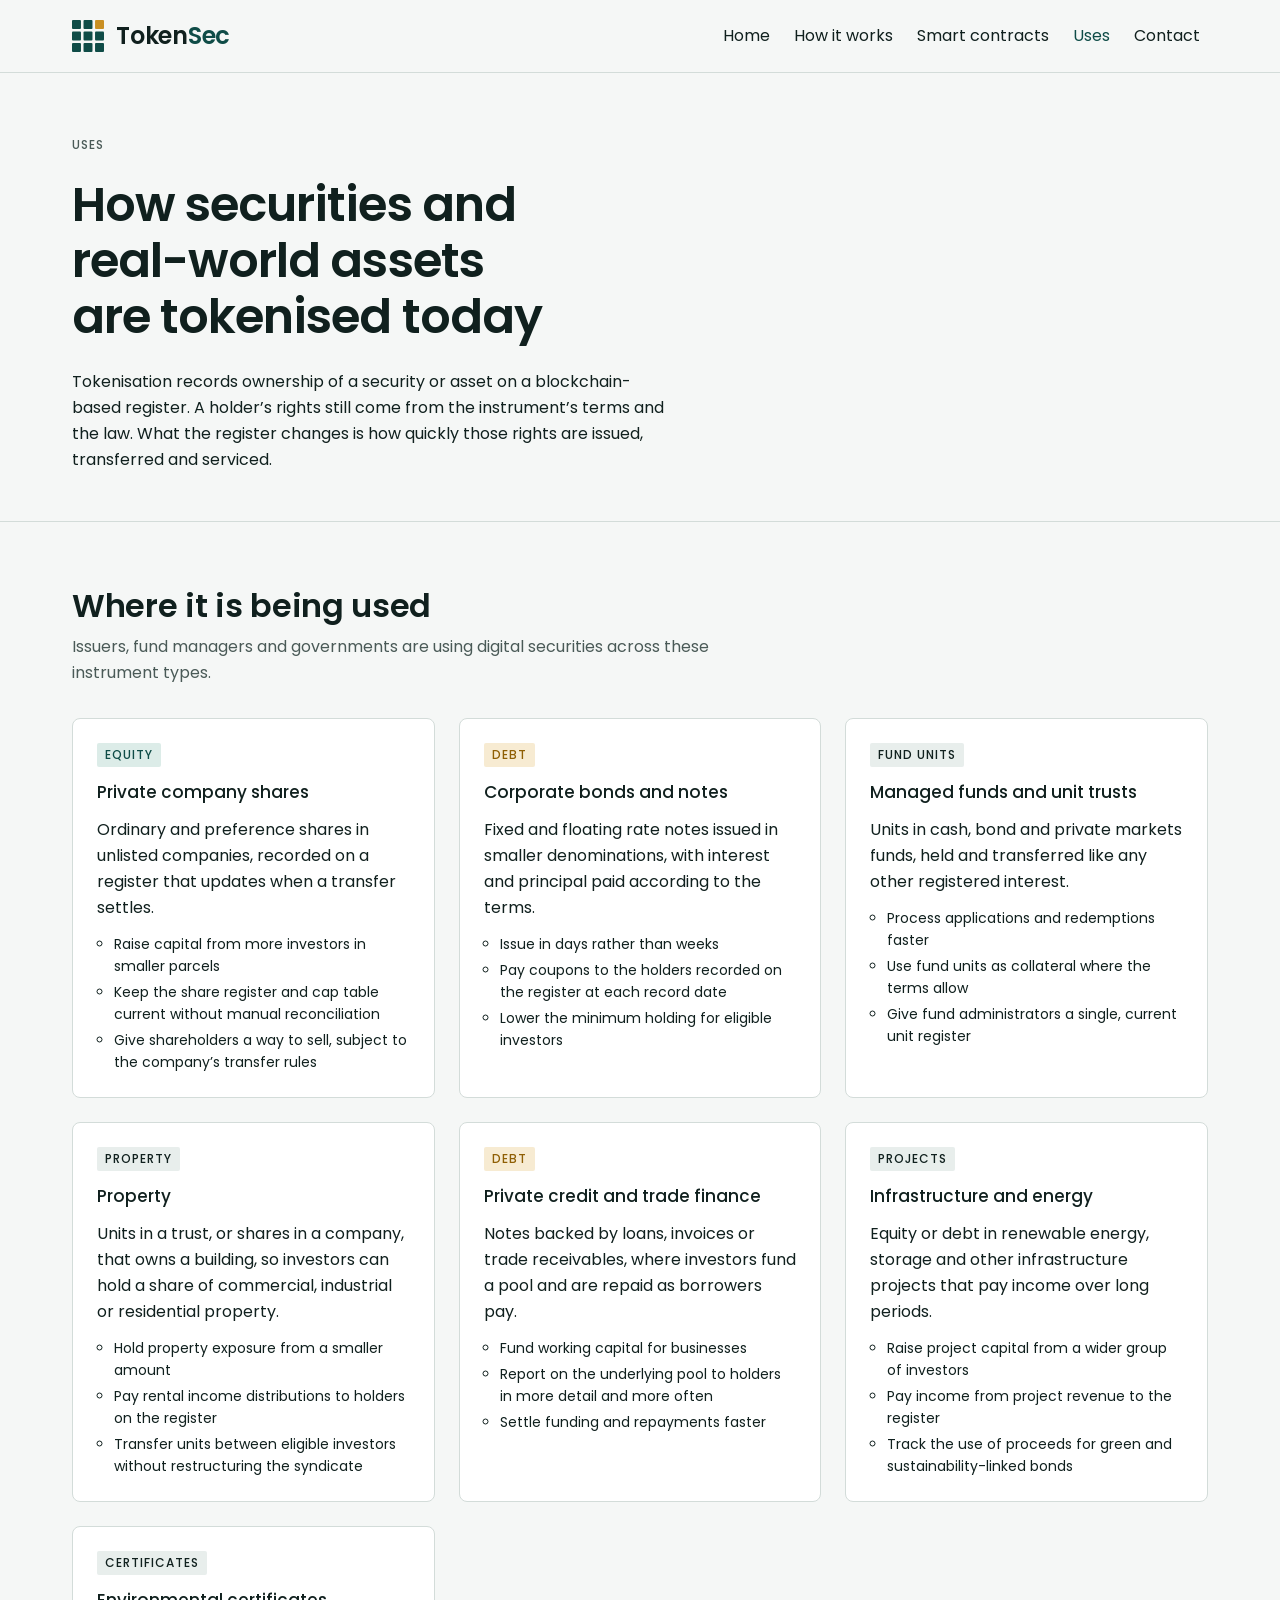
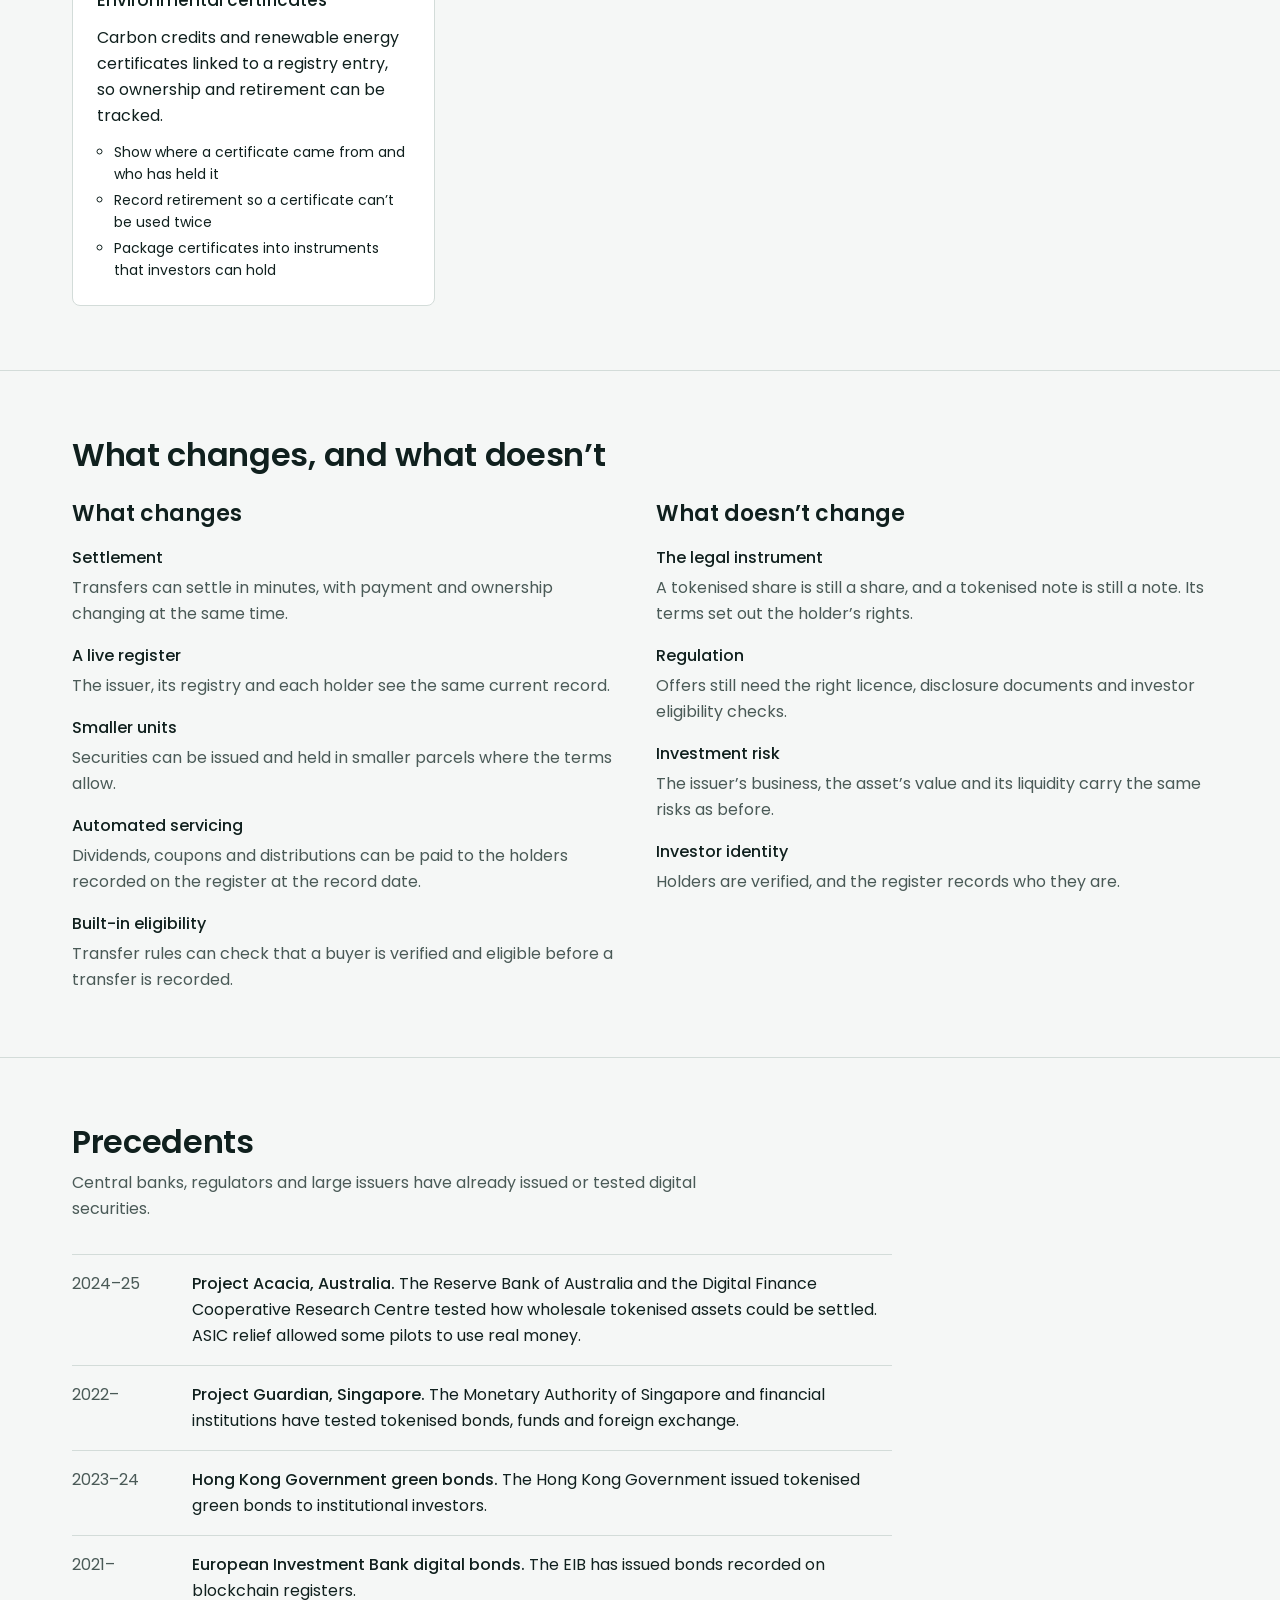
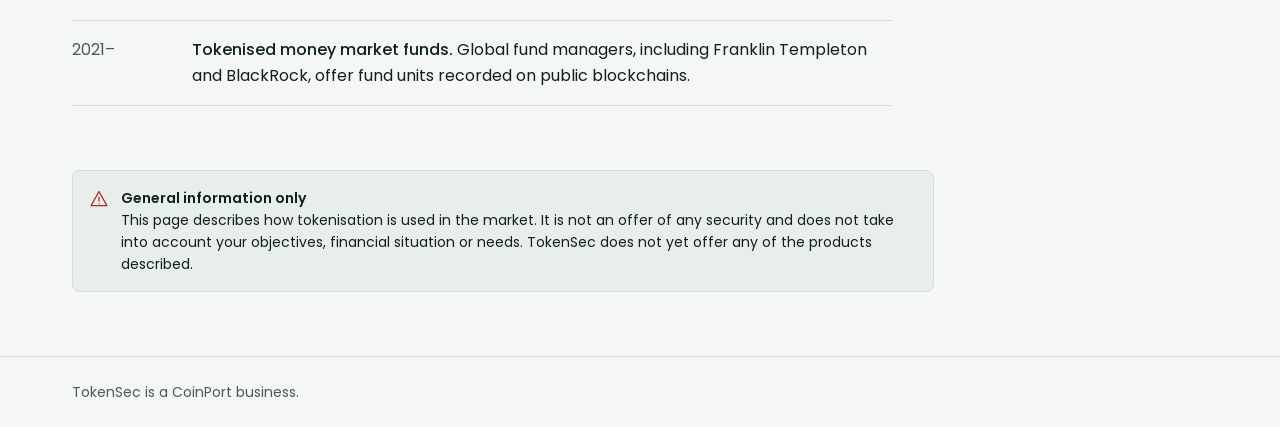
<file: uses.html>
<!doctype html>
<html lang="en-AU">
<head>
<meta charset="utf-8">
<meta name="viewport" content="width=device-width, initial-scale=1">
<title>Uses | TokenSec</title>
<meta name="description" content="How shares, bonds, fund units, property and other real-world assets are being issued and recorded as digital securities today.">
<link rel="icon" href="assets/img/favicon.svg" type="image/svg+xml">
<link rel="stylesheet" href="branding/tokens.css">
<link rel="stylesheet" href="branding/components/bundle.css">
<style>
  body { margin: 0; min-height: 100vh; display: flex; flex-direction: column; background: var(--paper); color: var(--ink); font-family: var(--font-sans); -webkit-font-smoothing: antialiased; }
  .wrap { width: 100%; max-width: 1200px; margin: 0 auto; box-sizing: border-box; padding-inline: var(--space-4); }
  @media (min-width: 720px) { .wrap { padding-inline: var(--space-8); } }

  header { border-bottom: 1px solid var(--line); }
  header .wrap { display: flex; flex-wrap: wrap; align-items: center; justify-content: space-between; column-gap: var(--space-4); row-gap: var(--space-1); min-height: 72px; padding-block: var(--space-3); }
  @media (max-width: 480px) { nav { margin-inline-start: calc(var(--space-2) * -1); } }
  nav { display: flex; flex-wrap: wrap; gap: 0 var(--space-2); }
  nav a { color: var(--ink); text-decoration: none; border-radius: var(--radius-sm); padding: var(--space-2); }
  nav a:hover { color: var(--link); }
  nav a[aria-current="page"] { color: var(--ledger); }
  nav a:focus-visible { outline: 2px solid transparent; box-shadow: var(--focus-ring); }
  .logo { display: inline-flex; align-items: center; gap: var(--space-3); color: var(--ink); text-decoration: none; border-radius: var(--radius-sm); }
  .logo:focus-visible { outline: 2px solid transparent; box-shadow: var(--focus-ring); }
  .logo svg { width: 32px; height: 32px; flex: none; }
  .logo .tile { fill: var(--ledger); }
  .logo .tile-held { fill: var(--seal-fill); }
  .wordmark { font-size: 24px; line-height: 1; font-weight: 600; letter-spacing: -0.01em; }
  .wordmark span { color: var(--ledger); }

  main { flex: 1; display: flex; align-items: center; }
  main .wrap { padding-block: var(--space-16); display: grid; gap: var(--space-6); }
  .eyebrow { margin: 0; color: var(--ink-muted); }
  h1 { margin: 0; max-width: 18ch; text-wrap: balance; }
  .lede { margin: 0; max-width: 60ch; color: var(--ink); }
  @media (max-width: 600px) { h1.ts-display { font-size: 34px; line-height: 42px; } }

  main { display: block; }
  main .wrap { padding-block: 0; display: block; }
  section { padding-block: var(--space-12); border-top: 1px solid var(--line); }
  @media (min-width: 720px) { section { padding-block: var(--space-16); } }
  main .intro { padding-block: var(--space-16) var(--space-12); display: grid; gap: var(--space-6); }
  h2 { margin: 0 0 var(--space-2); max-width: 32ch; }
  h3 { margin: 0; }
  p { margin: 0; }
  .section-lede { max-width: 65ch; margin-bottom: var(--space-8); color: var(--ink-muted); }
  h2 + .compare { margin-top: var(--space-6); }

  .cases { display: grid; gap: var(--space-6); grid-template-columns: 1fr; list-style: none; margin: 0; padding: 0; }
  @media (min-width: 720px) { .cases { grid-template-columns: repeat(2, minmax(0, 1fr)); } }
  @media (min-width: 1040px) { .cases { grid-template-columns: repeat(3, minmax(0, 1fr)); } }
  .case { display: grid; align-content: start; gap: var(--space-3); padding: var(--space-6); background: var(--paper-raised); border: 1px solid var(--line); border-radius: var(--radius-md); }
  .case .tags { display: flex; flex-wrap: wrap; gap: var(--space-2); }
  .case ul { margin: 0; padding-left: 1.2em; }
  .case li + li { margin-top: var(--space-1); }

  .compare { display: grid; gap: var(--space-8); grid-template-columns: 1fr; }
  @media (min-width: 720px) { .compare { grid-template-columns: repeat(2, minmax(0, 1fr)); } }
  .compare h3 { margin-bottom: var(--space-4); }
  .compare dl { margin: 0; display: grid; gap: var(--space-4); }
  .compare dt { font-weight: 500; }
  .compare dd { margin: var(--space-1) 0 0; color: var(--ink-muted); }

  .precedents { margin: 0; padding: 0; list-style: none; max-width: 820px; }
  .precedents li { display: grid; grid-template-columns: 1fr; gap: var(--space-1); padding-block: var(--space-4); border-bottom: 1px solid var(--line); }
  .precedents li:first-child { border-top: 1px solid var(--line); }
  @media (min-width: 720px) { .precedents li { grid-template-columns: 96px 1fr; gap: var(--space-6); } }
  .precedents .when { color: var(--ink-muted); font-variant-numeric: tabular-nums; }
  .precedents strong { font-weight: 500; }

  main .notice-wrap { padding-block: 0 var(--space-16); }
  .ts-risk { max-width: 820px; }

  footer { border-top: 1px solid var(--line); }
  footer .wrap { padding-block: var(--space-6); color: var(--ink-muted); }
  footer p { margin: 0; }
</style>
</head>
<body>
<header>
  <div class="wrap">
    <a class="logo" href="/" aria-label="TokenSec home">
      <svg viewBox="0 0 100 100" aria-hidden="true">
        <rect class="tile" x="0" y="0" width="28" height="28" rx="3"/><rect class="tile" x="36" y="0" width="28" height="28" rx="3"/><rect class="tile-held" x="72" y="0" width="28" height="28" rx="3"/>
        <rect class="tile" x="0" y="36" width="28" height="28" rx="3"/><rect class="tile" x="36" y="36" width="28" height="28" rx="3"/><rect class="tile" x="72" y="36" width="28" height="28" rx="3"/>
        <rect class="tile" x="0" y="72" width="28" height="28" rx="3"/><rect class="tile" x="36" y="72" width="28" height="28" rx="3"/><rect class="tile" x="72" y="72" width="28" height="28" rx="3"/>
      </svg>
      <span class="wordmark">Token<span>Sec</span></span>
    </a>
    <nav aria-label="Main"><a class="ts-body" href="/">Home</a><a class="ts-body" href="/how-it-works.html">How it works</a><a class="ts-body" href="/smart-contracts.html">Smart contracts</a><a class="ts-body" href="/uses.html" aria-current="page">Uses</a><a class="ts-body" href="/contact.html">Contact</a></nav>
  </div>
</header>

<main>
  <div class="wrap intro">
    <p class="eyebrow ts-label">Uses</p>
    <h1 class="ts-display">How securities and real-world assets are tokenised today</h1>
    <p class="lede ts-body">Tokenisation records ownership of a security or asset on a blockchain-based register. A holder&rsquo;s rights still come from the instrument&rsquo;s terms and the law. What the register changes is how quickly those rights are issued, transferred and serviced.</p>
  </div>

  <section aria-labelledby="h-cases">
    <div class="wrap">
      <h2 class="ts-title" id="h-cases">Where it is being used</h2>
      <p class="section-lede ts-body">Issuers, fund managers and governments are using digital securities across these instrument types.</p>
      <ul class="cases">
        <li class="case">
          <div class="tags"><span class="ts-tag ts-tag-equity">Equity</span></div>
          <h3 class="ts-subheading">Private company shares</h3>
          <p class="ts-body">Ordinary and preference shares in unlisted companies, recorded on a register that updates when a transfer settles.</p>
          <ul class="ts-small"><li>Raise capital from more investors in smaller parcels</li><li>Keep the share register and cap table current without manual reconciliation</li><li>Give shareholders a way to sell, subject to the company&rsquo;s transfer rules</li></ul>
        </li>
        <li class="case">
          <div class="tags"><span class="ts-tag ts-tag-debt">Debt</span></div>
          <h3 class="ts-subheading">Corporate bonds and notes</h3>
          <p class="ts-body">Fixed and floating rate notes issued in smaller denominations, with interest and principal paid according to the terms.</p>
          <ul class="ts-small"><li>Issue in days rather than weeks</li><li>Pay coupons to the holders recorded on the register at each record date</li><li>Lower the minimum holding for eligible investors</li></ul>
        </li>
        <li class="case">
          <div class="tags"><span class="ts-tag">Fund units</span></div>
          <h3 class="ts-subheading">Managed funds and unit trusts</h3>
          <p class="ts-body">Units in cash, bond and private markets funds, held and transferred like any other registered interest.</p>
          <ul class="ts-small"><li>Process applications and redemptions faster</li><li>Use fund units as collateral where the terms allow</li><li>Give fund administrators a single, current unit register</li></ul>
        </li>
        <li class="case">
          <div class="tags"><span class="ts-tag">Property</span></div>
          <h3 class="ts-subheading">Property</h3>
          <p class="ts-body">Units in a trust, or shares in a company, that owns a building, so investors can hold a share of commercial, industrial or residential property.</p>
          <ul class="ts-small"><li>Hold property exposure from a smaller amount</li><li>Pay rental income distributions to holders on the register</li><li>Transfer units between eligible investors without restructuring the syndicate</li></ul>
        </li>
        <li class="case">
          <div class="tags"><span class="ts-tag ts-tag-debt">Debt</span></div>
          <h3 class="ts-subheading">Private credit and trade finance</h3>
          <p class="ts-body">Notes backed by loans, invoices or trade receivables, where investors fund a pool and are repaid as borrowers pay.</p>
          <ul class="ts-small"><li>Fund working capital for businesses</li><li>Report on the underlying pool to holders in more detail and more often</li><li>Settle funding and repayments faster</li></ul>
        </li>
        <li class="case">
          <div class="tags"><span class="ts-tag">Projects</span></div>
          <h3 class="ts-subheading">Infrastructure and energy</h3>
          <p class="ts-body">Equity or debt in renewable energy, storage and other infrastructure projects that pay income over long periods.</p>
          <ul class="ts-small"><li>Raise project capital from a wider group of investors</li><li>Pay income from project revenue to the register</li><li>Track the use of proceeds for green and sustainability-linked bonds</li></ul>
        </li>
        <li class="case">
          <div class="tags"><span class="ts-tag">Certificates</span></div>
          <h3 class="ts-subheading">Environmental certificates</h3>
          <p class="ts-body">Carbon credits and renewable energy certificates linked to a registry entry, so ownership and retirement can be tracked.</p>
          <ul class="ts-small"><li>Show where a certificate came from and who has held it</li><li>Record retirement so a certificate can&rsquo;t be used twice</li><li>Package certificates into instruments that investors can hold</li></ul>
        </li>
      </ul>
    </div>
  </section>

  <section aria-labelledby="h-changes">
    <div class="wrap">
      <h2 class="ts-title" id="h-changes">What changes, and what doesn&rsquo;t</h2>
      <div class="compare">
        <div>
          <h3 class="ts-heading">What changes</h3>
          <dl class="ts-body">
            <div><dt>Settlement</dt><dd>Transfers can settle in minutes, with payment and ownership changing at the same time.</dd></div>
            <div><dt>A live register</dt><dd>The issuer, its registry and each holder see the same current record.</dd></div>
            <div><dt>Smaller units</dt><dd>Securities can be issued and held in smaller parcels where the terms allow.</dd></div>
            <div><dt>Automated servicing</dt><dd>Dividends, coupons and distributions can be paid to the holders recorded on the register at the record date.</dd></div>
            <div><dt>Built-in eligibility</dt><dd>Transfer rules can check that a buyer is verified and eligible before a transfer is recorded.</dd></div>
          </dl>
        </div>
        <div>
          <h3 class="ts-heading">What doesn&rsquo;t change</h3>
          <dl class="ts-body">
            <div><dt>The legal instrument</dt><dd>A tokenised share is still a share, and a tokenised note is still a note. Its terms set out the holder&rsquo;s rights.</dd></div>
            <div><dt>Regulation</dt><dd>Offers still need the right licence, disclosure documents and investor eligibility checks.</dd></div>
            <div><dt>Investment risk</dt><dd>The issuer&rsquo;s business, the asset&rsquo;s value and its liquidity carry the same risks as before.</dd></div>
            <div><dt>Investor identity</dt><dd>Holders are verified, and the register records who they are.</dd></div>
          </dl>
        </div>
      </div>
    </div>
  </section>

  <section aria-labelledby="h-precedents">
    <div class="wrap">
      <h2 class="ts-title" id="h-precedents">Precedents</h2>
      <p class="section-lede ts-body">Central banks, regulators and large issuers have already issued or tested digital securities.</p>
      <ul class="precedents ts-body">
        <li><span class="when">2024&ndash;25</span><span><strong>Project Acacia, Australia.</strong> The Reserve Bank of Australia and the Digital Finance Cooperative Research Centre tested how wholesale tokenised assets could be settled. ASIC relief allowed some pilots to use real money.</span></li>
        <li><span class="when">2022&ndash;</span><span><strong>Project Guardian, Singapore.</strong> The Monetary Authority of Singapore and financial institutions have tested tokenised bonds, funds and foreign exchange.</span></li>
        <li><span class="when">2023&ndash;24</span><span><strong>Hong Kong Government green bonds.</strong> The Hong Kong Government issued tokenised green bonds to institutional investors.</span></li>
        <li><span class="when">2021&ndash;</span><span><strong>European Investment Bank digital bonds.</strong> The EIB has issued bonds recorded on blockchain registers.</span></li>
        <li><span class="when">2021&ndash;</span><span><strong>Tokenised money market funds.</strong> Global fund managers, including Franklin Templeton and BlackRock, offer fund units recorded on public blockchains.</span></li>
      </ul>
    </div>
  </section>

  <div class="wrap notice-wrap">
    <aside class="ts-risk" aria-labelledby="gi-title">
      <svg viewBox="0 0 24 24" aria-hidden="true"><path d="M12 3 2.5 20h19L12 3Z"/><path d="M12 10v4.5"/><path d="M12 17.5h.01"/></svg>
      <div>
        <p class="ts-risk-title" id="gi-title">General information only</p>
        <p>This page describes how tokenisation is used in the market. It is not an offer of any security and does not take into account your objectives, financial situation or needs. TokenSec does not yet offer any of the products described.</p>
      </div>
    </aside>
  </div>
</main>

<footer>
  <div class="wrap">
    <p class="ts-small">TokenSec is a CoinPort business.</p>
  </div>
</footer>
</body>
</html>
</file>
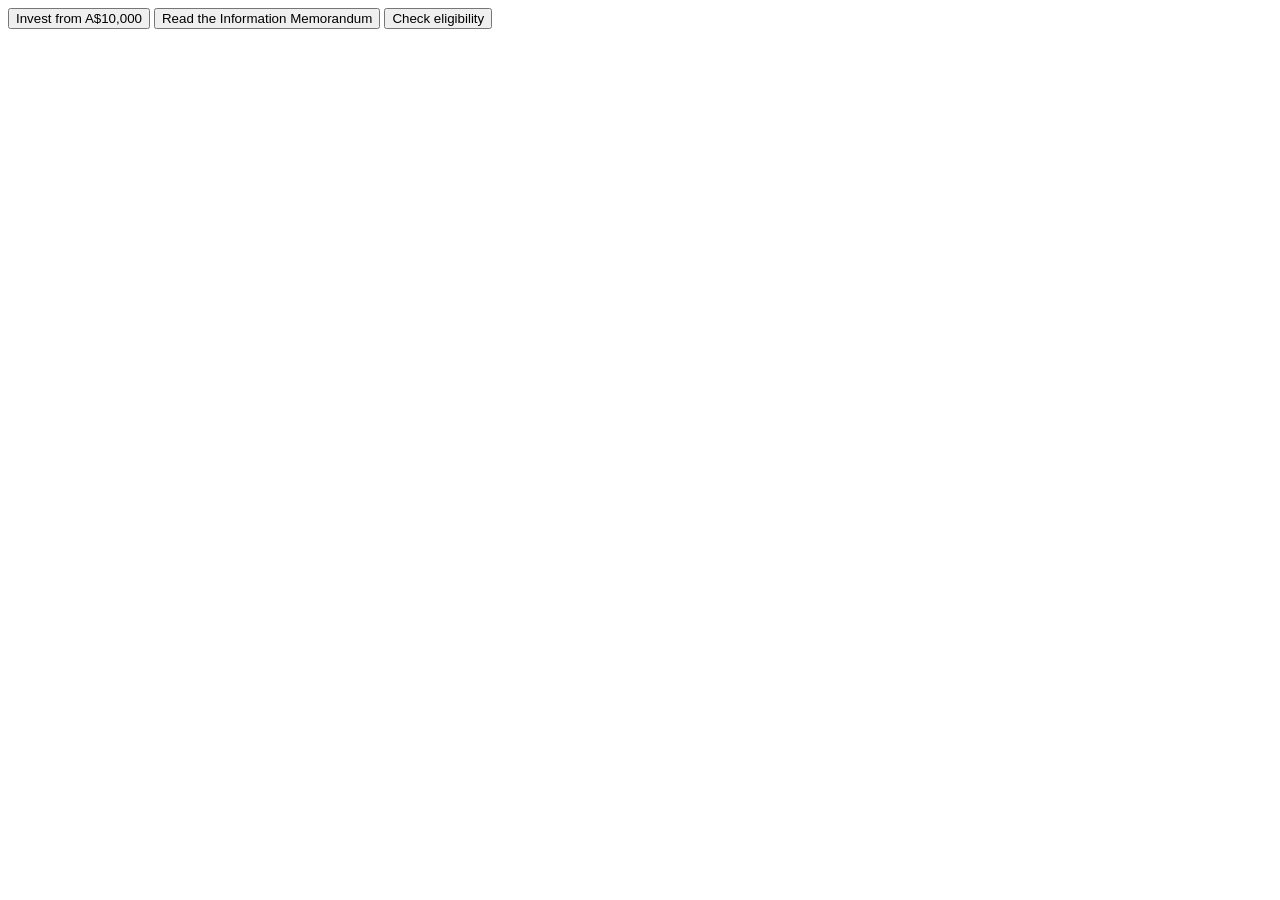
<file: branding/components/Button/preview.html>
<!-- @dsCard group="Actions" height=96 -->
<!doctype html>
<html lang="en-AU">
<head><meta charset="utf-8"><title>Button</title><link rel="stylesheet" href="https://fonts.googleapis.com/css2?family=Poppins:wght@400;500;600&display=swap"></head>
<body>
<div class="ts-stage">
  <button class="ts-btn ts-btn-primary" type="button">Invest from A$10,000</button>
  <button class="ts-btn" type="button">Read the Information Memorandum</button>
  <button class="ts-btn ts-btn-quiet" type="button">Check eligibility</button>
</div>
</body>
</html>
</file>
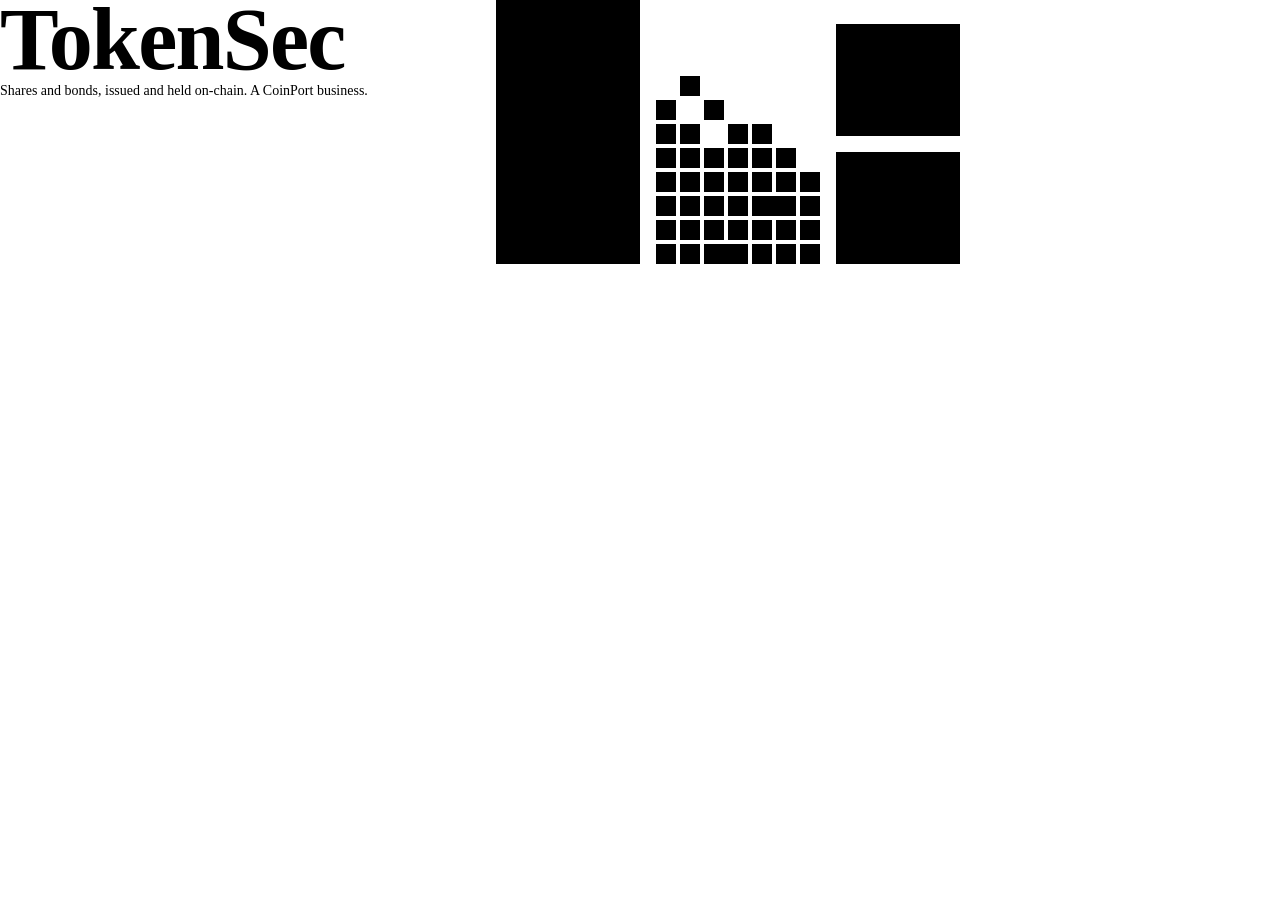
<file: branding/components/Cover/preview.html>
<!-- @dsCard height=288 -->
<!doctype html>
<html lang="en-AU">
<head>
<meta charset="utf-8">
<title>TokenSec</title>
<link rel="stylesheet" href="https://fonts.googleapis.com/css2?family=Poppins:wght@400;500;600&display=swap">
<style>
  html, body { margin:0; height:100%; }
  body { background:var(--paper); color:var(--ink); font-family:var(--font-sans); overflow:hidden; }
  .cover { position:relative; height:288px; overflow:hidden; }
  .art { position:absolute; top:0; left:480px; width:480px; height:288px; overflow:hidden; }
  .art svg { display:block; width:480px; height:288px; }
  .deep { fill:var(--ledger-deep); rx:var(--radius-md); }
  .tint { fill:var(--ledger-soft); rx:var(--radius-md); }
  .seal { fill:var(--seal-fill); rx:var(--radius-md); }
  .unit { fill:var(--ledger); rx:var(--radius-xs); }
  .words { position:absolute; left:var(--space-8); right:var(--space-8); bottom:var(--space-6); max-width:440px; }
  .name { margin:0; font-size:88px; line-height:.92; font-weight:600; letter-spacing:-.02em; color:var(--ink); }
  .name span { color:var(--ledger); }
  .tag { margin:var(--space-3) 0 0 4px; font-size:14px; line-height:20px; color:var(--ink-muted); }
</style>
</head>
<body>
<div class="cover">
<div class="art" aria-hidden="true">
<svg viewBox="0 0 480 288" width="480" height="288">
<!--
  blocks      ledger-deep 144x272 slab bled off the top (the brand field, largest) · ledger-soft 124x112 and seal-fill 124x112 stacked, bleeding off the right edge · the ledger tiles fill the middle — about 35% of 960x288
  arrangement one tall ledger-deep slab, a field of unit tiles, two satellites stacked at right; bottoms on one line space-6 above the edge, space-4 gutters
  pattern     tiles, from "tokenisation divides one security into registered units": 20px unit tiles at a space-6 pitch with space-1 gaps, full at the bottom and thinning upward as units are issued, two merged two-wide
  scales      gutters space-4; pitch space-6; tile gap space-1; corners radius-md on blocks, radius-xs on tiles
-->
<rect class="deep" x="16" y="-8" width="144" height="272" rx="8"/>
<rect class="tint" x="356" y="24" width="140" height="112" rx="8"/>
<rect class="seal" x="356" y="152" width="140" height="112" rx="8"/>
<rect class="unit" x="200" y="76" width="20" height="20" rx="2"/>
<rect class="unit" x="176" y="100" width="20" height="20" rx="2"/>
<rect class="unit" x="224" y="100" width="20" height="20" rx="2"/>
<rect class="unit" x="176" y="124" width="20" height="20" rx="2"/>
<rect class="unit" x="200" y="124" width="20" height="20" rx="2"/>
<rect class="unit" x="248" y="124" width="20" height="20" rx="2"/>
<rect class="unit" x="272" y="124" width="20" height="20" rx="2"/>
<rect class="unit" x="176" y="148" width="20" height="20" rx="2"/>
<rect class="unit" x="200" y="148" width="20" height="20" rx="2"/>
<rect class="unit" x="224" y="148" width="20" height="20" rx="2"/>
<rect class="unit" x="248" y="148" width="20" height="20" rx="2"/>
<rect class="unit" x="272" y="148" width="20" height="20" rx="2"/>
<rect class="unit" x="296" y="148" width="20" height="20" rx="2"/>
<rect class="unit" x="176" y="172" width="20" height="20" rx="2"/>
<rect class="unit" x="200" y="172" width="20" height="20" rx="2"/>
<rect class="unit" x="224" y="172" width="20" height="20" rx="2"/>
<rect class="unit" x="248" y="172" width="20" height="20" rx="2"/>
<rect class="unit" x="272" y="172" width="20" height="20" rx="2"/>
<rect class="unit" x="296" y="172" width="20" height="20" rx="2"/>
<rect class="unit" x="320" y="172" width="20" height="20" rx="2"/>
<rect class="unit" x="176" y="196" width="20" height="20" rx="2"/>
<rect class="unit" x="200" y="196" width="20" height="20" rx="2"/>
<rect class="unit" x="224" y="196" width="20" height="20" rx="2"/>
<rect class="unit" x="248" y="196" width="20" height="20" rx="2"/>
<rect class="unit" x="272" y="196" width="44" height="20" rx="2"/>
<rect class="unit" x="320" y="196" width="20" height="20" rx="2"/>
<rect class="unit" x="176" y="220" width="20" height="20" rx="2"/>
<rect class="unit" x="200" y="220" width="20" height="20" rx="2"/>
<rect class="unit" x="224" y="220" width="20" height="20" rx="2"/>
<rect class="unit" x="248" y="220" width="20" height="20" rx="2"/>
<rect class="unit" x="272" y="220" width="20" height="20" rx="2"/>
<rect class="unit" x="296" y="220" width="20" height="20" rx="2"/>
<rect class="unit" x="320" y="220" width="20" height="20" rx="2"/>
<rect class="unit" x="176" y="244" width="20" height="20" rx="2"/>
<rect class="unit" x="200" y="244" width="20" height="20" rx="2"/>
<rect class="unit" x="224" y="244" width="44" height="20" rx="2"/>
<rect class="unit" x="272" y="244" width="20" height="20" rx="2"/>
<rect class="unit" x="296" y="244" width="20" height="20" rx="2"/>
<rect class="unit" x="320" y="244" width="20" height="20" rx="2"/>
</svg>
</div>
<div class="words">
<h1 class="name">Token<span>Sec</span></h1>
<p class="tag">Shares and bonds, issued and held on-chain. A CoinPort business.</p>
</div>
</div>
</body>
</html>
</file>
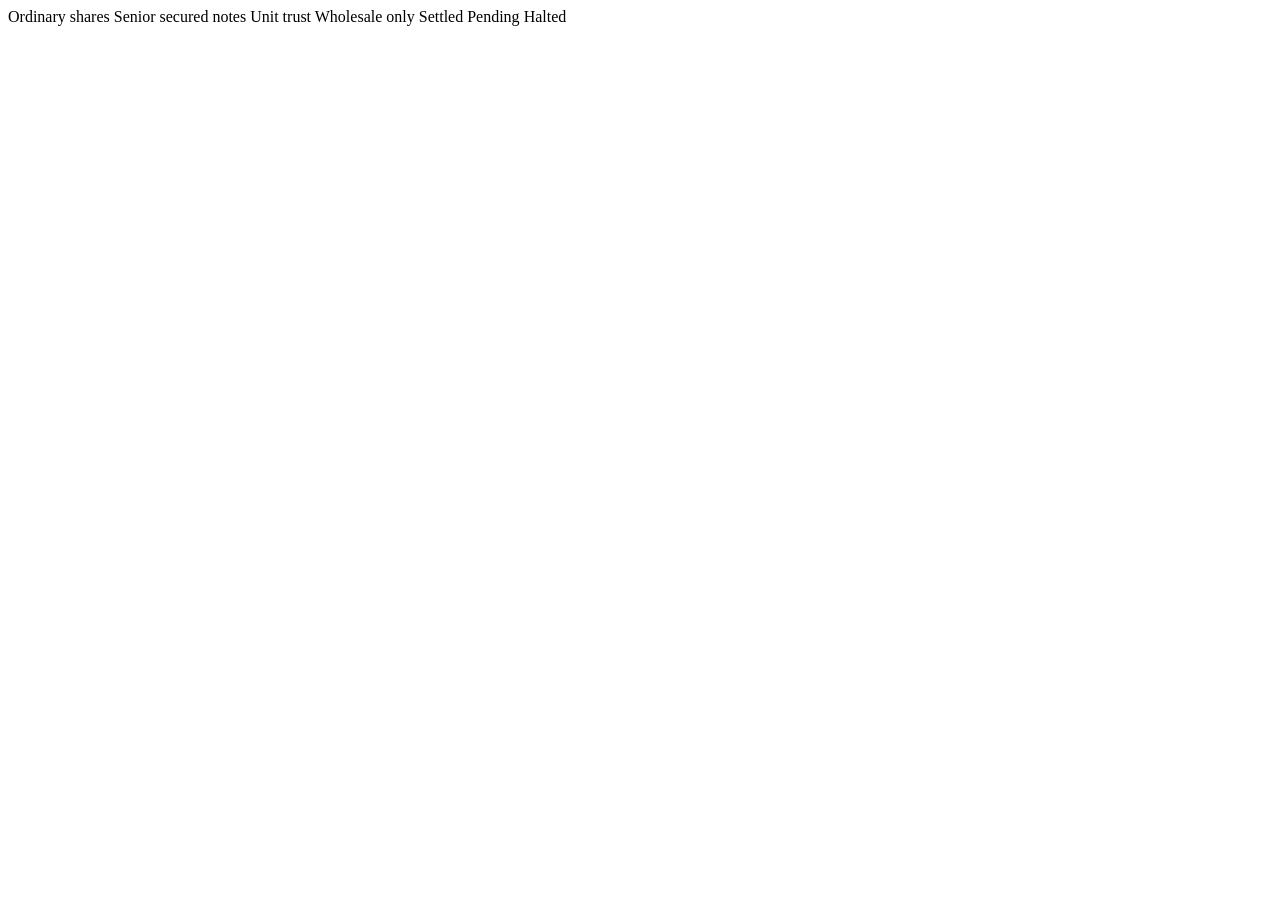
<file: branding/components/InstrumentTag/preview.html>
<!-- @dsCard group="Labels" height=96 -->
<!doctype html>
<html lang="en-AU">
<head><meta charset="utf-8"><title>InstrumentTag</title><link rel="stylesheet" href="https://fonts.googleapis.com/css2?family=Poppins:wght@400;500;600&display=swap"></head>
<body>
<div class="ts-stage">
  <span class="ts-tag ts-tag-equity">Ordinary shares</span>
  <span class="ts-tag ts-tag-debt">Senior secured notes</span>
  <span class="ts-tag">Unit trust</span>
  <span class="ts-tag ts-tag-eligibility">Wholesale only</span>
  <span class="ts-tag ts-tag-settled">Settled</span>
  <span class="ts-tag ts-tag-pending">Pending</span>
  <span class="ts-tag ts-tag-danger">Halted</span>
</div>
</body>
</html>
</file>
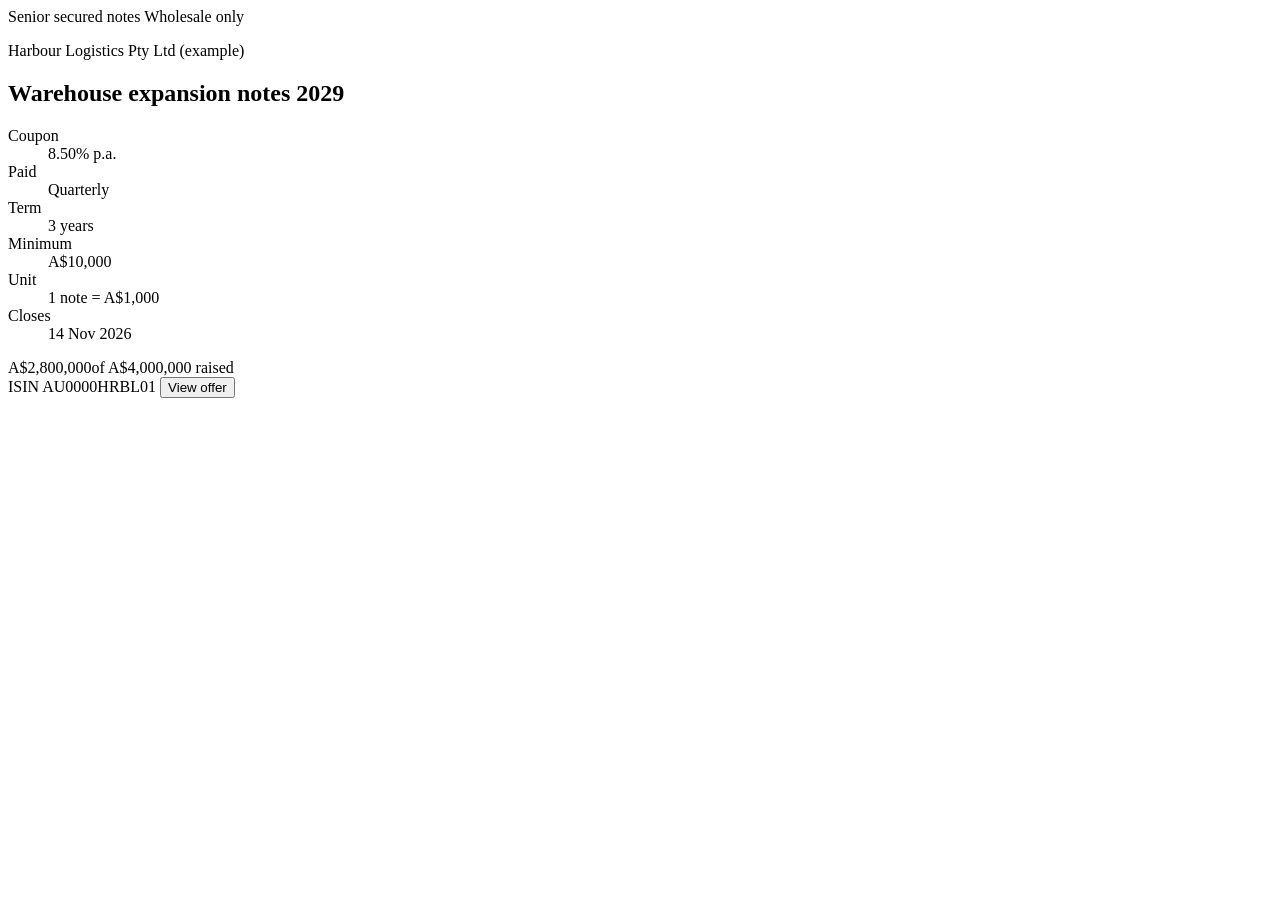
<file: branding/components/OfferingCard/preview.html>
<!-- @dsCard group="Offerings" height=600 -->
<!doctype html>
<html lang="en-AU">
<head><meta charset="utf-8"><title>OfferingCard</title><link rel="stylesheet" href="https://fonts.googleapis.com/css2?family=Poppins:wght@400;500;600&display=swap"></head>
<body>
<div class="ts-stage">
<article class="ts-card" aria-labelledby="oc-title">
  <header class="ts-card-head">
    <div class="ts-card-tags">
      <span class="ts-tag ts-tag-debt">Senior secured notes</span>
      <span class="ts-tag ts-tag-eligibility">Wholesale only</span>
    </div>
    <p class="ts-card-issuer">Harbour Logistics Pty Ltd (example)</p>
    <h2 class="ts-card-title" id="oc-title">Warehouse expansion notes 2029</h2>
  </header>
  <dl class="ts-terms">
    <div><dt>Coupon</dt><dd>8.50% p.a.</dd></div>
    <div><dt>Paid</dt><dd>Quarterly</dd></div>
    <div><dt>Term</dt><dd>3 years</dd></div>
    <div><dt>Minimum</dt><dd>A$10,000</dd></div>
    <div><dt>Unit</dt><dd>1 note = A$1,000</dd></div>
    <div><dt>Closes</dt><dd>14 Nov 2026</dd></div>
  </dl>
  <div class="ts-progress">
    <div class="ts-progress-figures"><span class="ts-figure">A$2,800,000</span><span class="ts-progress-of">of A$4,000,000 raised</span></div>
    <div class="ts-units" role="img" aria-label="70% of notes allocated">
      <span class="on"></span><span class="on"></span><span class="on"></span><span class="on"></span><span class="on"></span><span class="on"></span><span class="on"></span><span class="on"></span><span class="on"></span><span class="on"></span><span class="on"></span><span class="on"></span><span class="on"></span><span class="on"></span><span></span><span></span><span></span><span></span><span></span><span></span>
    </div>
  </div>
  <footer class="ts-card-foot">
    <span class="ts-id">ISIN AU0000HRBL01</span>
    <button class="ts-btn ts-btn-primary" type="button">View offer</button>
  </footer>
</article>
</div>
</body>
</html>
</file>
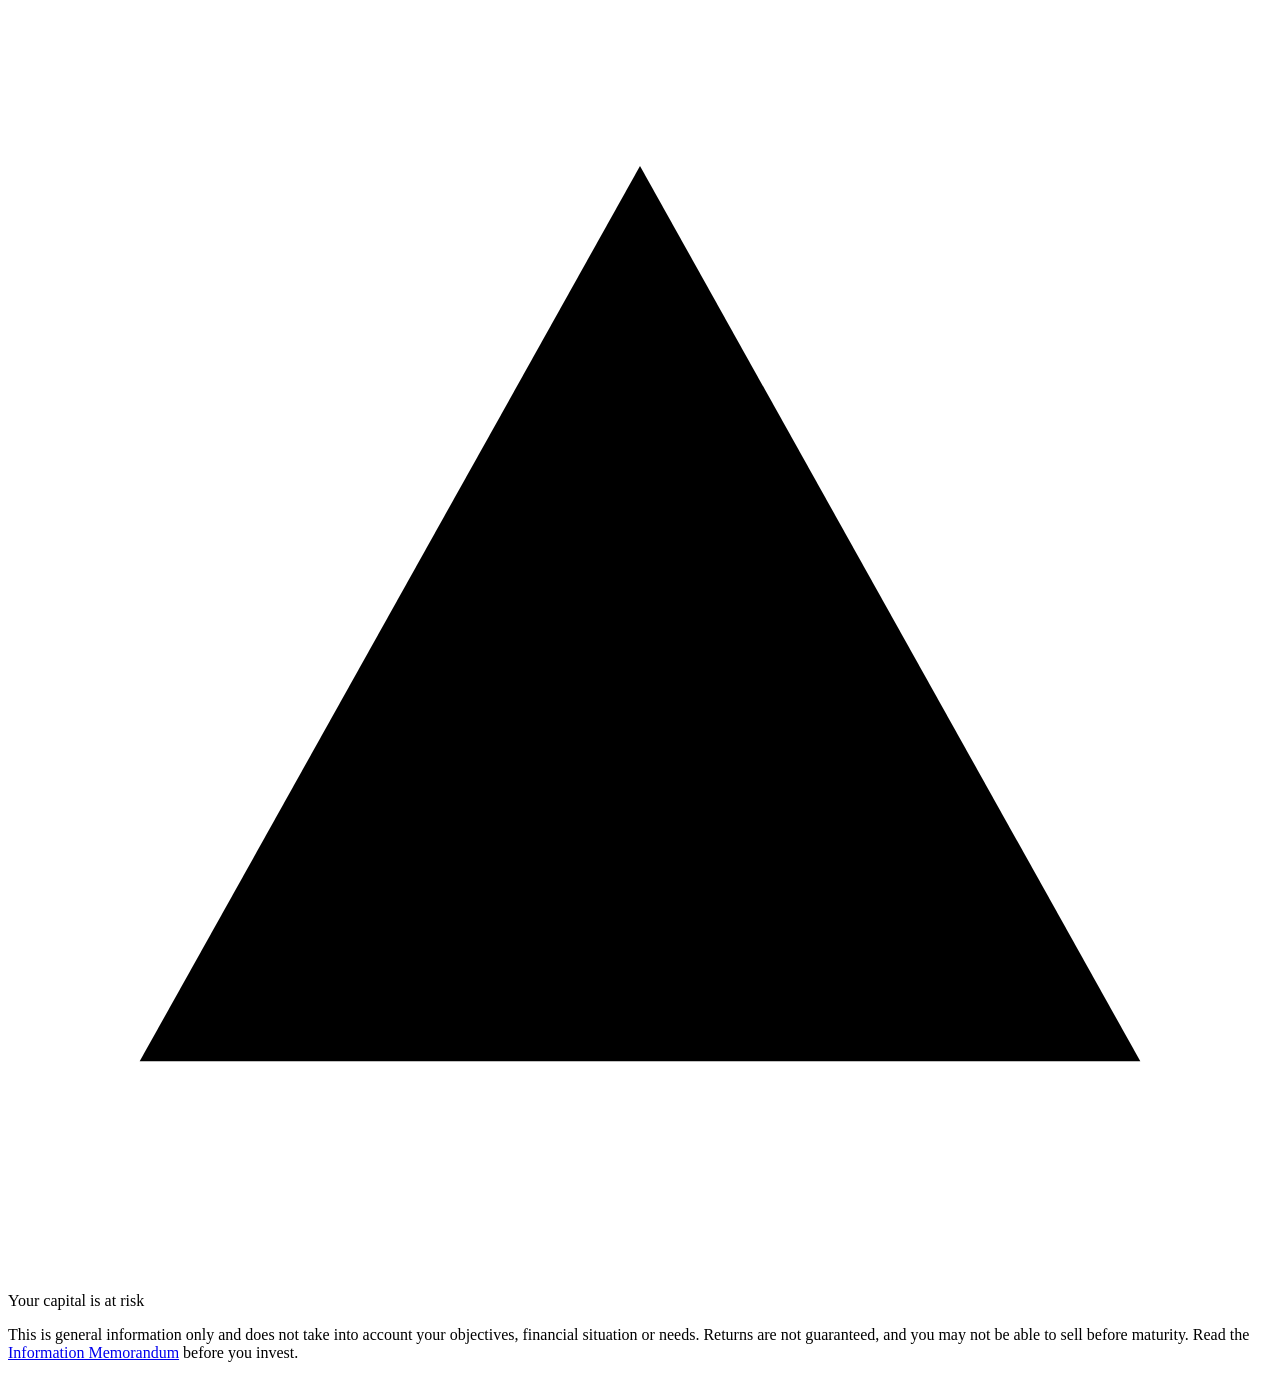
<file: branding/components/RiskNotice/preview.html>
<!-- @dsCard group="Compliance" height=200 -->
<!doctype html>
<html lang="en-AU">
<head><meta charset="utf-8"><title>RiskNotice</title><link rel="stylesheet" href="https://fonts.googleapis.com/css2?family=Poppins:wght@400;500;600&display=swap"></head>
<body>
<div class="ts-stage">
<aside class="ts-risk" aria-labelledby="rn-title">
  <svg viewBox="0 0 24 24" aria-hidden="true"><path d="M12 3 2.5 20h19L12 3Z"/><path d="M12 10v4.5"/><path d="M12 17.5h.01"/></svg>
  <div>
    <p class="ts-risk-title" id="rn-title">Your capital is at risk</p>
    <p>This is general information only and does not take into account your objectives, financial situation or needs. Returns are not guaranteed, and you may not be able to sell before maturity. Read the <a href="#">Information Memorandum</a> before you invest.</p>
  </div>
</aside>
</div>
</body>
</html>
</file>
<file: branding/tokens.css>
/* TokenSec — generated from tokens.json */
@import url("https://fonts.googleapis.com/css2?family=Poppins:wght@400;500;600&display=swap");

:root, [data-theme="light"] {
  --paper: #f5f7f6;
  --paper-raised: #ffffff;
  --paper-sunk: #e8eeec;
  --line: #d3dcd9;
  --line-strong: #7f918d;
  --ink: #10201e;
  --ink-muted: #4a5a57;
  --ledger: #0f4c47;
  --ledger-deep: #0a2f2c;
  --ledger-soft: #dcece8;
  --on-ledger: #ffffff;
  --on-deep: #ffffff;
  --seal: #8f5f05;
  --seal-fill: #c98f22;
  --seal-soft: #f7ebd2;
  --on-seal: #10201e;
  --settled: #1b5ea6;
  --settled-soft: #e1ecf8;
  --danger: #b3261e;
  --danger-soft: #fbe3e1;
  --link: var(--ledger);
  --shadow-float: 0 4px 8px #10201e14, 0 12px 28px -4px #10201e29;
  --focus-ring: 0 0 0 2px #f5f7f6, 0 0 0 4px #1b5ea6;
}

@media (prefers-color-scheme: dark) {
  :root:not([data-theme="light"]) {
    --paper: #0b1514;
    --paper-raised: #121f1d;
    --paper-sunk: #0f1b1a;
    --line: #253634;
    --line-strong: #647a75;
    --ink: #e6eeeb;
    --ink-muted: #9fb1ad;
    --ledger: #5cc2b3;
    --ledger-deep: #0f4c47;
    --ledger-soft: #123a36;
    --on-ledger: #0b1514;
    --on-deep: #e6eeeb;
    --seal: #e2ad4a;
    --seal-fill: #e2ad4a;
    --seal-soft: #382a0e;
    --on-seal: #0b1514;
    --settled: #86b6ee;
    --settled-soft: #12263d;
    --danger: #f2877d;
    --danger-soft: #3d1512;
    --link: var(--ledger);
    --shadow-float: 0 12px 28px -4px #000000cc;
    --focus-ring: 0 0 0 2px #0b1514, 0 0 0 4px #86b6ee;
    color-scheme: dark;
  }
}

[data-theme="dark"] {
  --paper: #0b1514;
  --paper-raised: #121f1d;
  --paper-sunk: #0f1b1a;
  --line: #253634;
  --line-strong: #647a75;
  --ink: #e6eeeb;
  --ink-muted: #9fb1ad;
  --ledger: #5cc2b3;
  --ledger-deep: #0f4c47;
  --ledger-soft: #123a36;
  --on-ledger: #0b1514;
  --on-deep: #e6eeeb;
  --seal: #e2ad4a;
  --seal-fill: #e2ad4a;
  --seal-soft: #382a0e;
  --on-seal: #0b1514;
  --settled: #86b6ee;
  --settled-soft: #12263d;
  --danger: #f2877d;
  --danger-soft: #3d1512;
  --link: var(--ledger);
  --shadow-float: 0 12px 28px -4px #000000cc;
  --focus-ring: 0 0 0 2px #0b1514, 0 0 0 4px #86b6ee;
  color-scheme: dark;
}

:root {
  --space-1: 4px;
  --space-2: 8px;
  --space-3: 12px;
  --space-4: 16px;
  --space-6: 24px;
  --space-8: 32px;
  --space-12: 48px;
  --space-16: 64px;
  --radius-xs: 2px;
  --radius-sm: 4px;
  --radius-md: 8px;
  --font-sans: Poppins, "Segoe UI", system-ui, -apple-system, sans-serif;
  --font-mono: ui-monospace, "SF Mono", Consolas, Menlo, monospace;
}

.ts-display { font-family: var(--font-sans); font-size: 48px; line-height: 56px; font-weight: 600; letter-spacing: -0.02em; }
.ts-title { font-family: var(--font-sans); font-size: 32px; line-height: 40px; font-weight: 600; letter-spacing: -0.01em; }
.ts-heading { font-family: var(--font-sans); font-size: 22px; line-height: 30px; font-weight: 600; }
.ts-subheading { font-family: var(--font-sans); font-size: 17px; line-height: 26px; font-weight: 500; }
.ts-body { font-family: var(--font-sans); font-size: 16px; line-height: 26px; font-weight: 400; }
.ts-small { font-family: var(--font-sans); font-size: 14px; line-height: 22px; font-weight: 400; }
.ts-figure { font-family: var(--font-sans); font-size: 28px; line-height: 36px; font-weight: 500; font-variant-numeric: tabular-nums; }
.ts-label { font-family: var(--font-sans); font-size: 12px; line-height: 16px; font-weight: 500; letter-spacing: 0.08em; text-transform: uppercase; }
.ts-identifier { font-family: var(--font-mono); font-size: 13px; line-height: 20px; font-weight: 400; }
</file>
<file: branding/components/bundle.css>
body { margin: 0; font-family: var(--font-sans); background: var(--paper); color: var(--ink); -webkit-font-smoothing: antialiased; }
.ts-stage { display: flex; flex-wrap: wrap; gap: var(--space-3); align-items: center; padding: var(--space-6); }

/* Button */
.ts-btn { font: inherit; font-size: 15px; font-weight: 500; line-height: 20px; min-height: 44px; padding: 0 var(--space-6); border-radius: var(--radius-sm); border: 1px solid var(--line-strong); background: var(--paper-raised); color: var(--ink); cursor: pointer; display: inline-flex; align-items: center; gap: var(--space-2); }
.ts-btn:hover { background: var(--paper-sunk); }
.ts-btn-primary { background: var(--ledger); border-color: var(--ledger); color: var(--on-ledger); }
.ts-btn-primary:hover { background: var(--ledger-deep); border-color: var(--ledger-deep); color: var(--on-deep); }
.ts-btn-quiet { background: transparent; border-color: transparent; color: var(--link); padding: 0 var(--space-3); }
.ts-btn-quiet:hover { background: var(--ledger-soft); }
.ts-btn:focus-visible { outline: 2px solid transparent; box-shadow: var(--focus-ring); }
.ts-btn[disabled] { opacity: .5; cursor: not-allowed; }

/* InstrumentTag */
.ts-tag { display: inline-flex; align-items: center; gap: var(--space-1); font-size: 12px; line-height: 16px; font-weight: 500; letter-spacing: .08em; text-transform: uppercase; padding: var(--space-1) var(--space-2); border-radius: var(--radius-xs); background: var(--paper-sunk); color: var(--ink); white-space: nowrap; }
.ts-tag-equity { background: var(--ledger-soft); color: var(--ledger); }
.ts-tag-debt { background: var(--seal-soft); color: var(--seal); }
.ts-tag-settled { background: var(--settled-soft); color: var(--settled); }
.ts-tag-pending { background: var(--seal-soft); color: var(--seal); }
.ts-tag-danger { background: var(--danger-soft); color: var(--danger); }
.ts-tag-eligibility { background: transparent; color: var(--ink); box-shadow: inset 0 0 0 1px var(--line-strong); }

/* OfferingCard */
.ts-card { background: var(--paper-raised); border: 1px solid var(--line); border-radius: var(--radius-md); padding: var(--space-6); display: grid; gap: var(--space-6); max-width: 440px; min-width: 0; }
.ts-card-head { display: grid; gap: var(--space-2); }
.ts-card-tags { display: flex; flex-wrap: wrap; gap: var(--space-2); }
.ts-card-issuer { margin: 0; font-size: 14px; line-height: 22px; color: var(--ink-muted); }
.ts-card-title { margin: 0; font-size: 22px; line-height: 30px; font-weight: 600; text-wrap: balance; }
.ts-terms { display: grid; grid-template-columns: 1fr 1fr; gap: var(--space-3) var(--space-6); margin: 0; }
.ts-terms div { display: grid; gap: var(--space-1); min-width: 0; }
.ts-terms dt { font-size: 12px; line-height: 16px; font-weight: 500; letter-spacing: .08em; text-transform: uppercase; color: var(--ink-muted); }
.ts-terms dd { margin: 0; font-size: 16px; line-height: 24px; font-weight: 500; font-variant-numeric: tabular-nums; }
.ts-progress { display: grid; gap: var(--space-2); }
.ts-progress-figures { display: flex; justify-content: space-between; align-items: baseline; gap: var(--space-3); flex-wrap: wrap; font-variant-numeric: tabular-nums; }
.ts-figure { font-size: 28px; line-height: 36px; font-weight: 500; }
.ts-progress-of { font-size: 14px; line-height: 22px; color: var(--ink-muted); }
.ts-units { display: grid; grid-template-columns: repeat(20, 1fr); gap: var(--space-1); }
.ts-units span { aspect-ratio: 1; border-radius: var(--radius-xs); background: var(--paper-sunk); box-shadow: inset 0 0 0 1px var(--line); }
.ts-units span.on { background: var(--ledger); box-shadow: none; }
.ts-card-foot { display: flex; flex-wrap: wrap; gap: var(--space-3); align-items: center; justify-content: space-between; }
.ts-id { font-family: var(--font-mono); font-size: 13px; line-height: 20px; color: var(--ink-muted); }

/* RiskNotice */
.ts-risk { display: grid; grid-template-columns: auto 1fr; gap: var(--space-3); padding: var(--space-4) var(--space-6) var(--space-4) var(--space-4); background: var(--paper-sunk); border: 1px solid var(--line); border-radius: var(--radius-md); max-width: 640px; }
.ts-risk svg { width: 20px; height: 20px; margin-top: 2px; stroke: var(--danger); fill: none; stroke-width: 1.5; stroke-linecap: round; stroke-linejoin: round; }
.ts-risk-title { margin: 0 0 var(--space-1); font-size: 14px; line-height: 22px; font-weight: 600; }
.ts-risk p { margin: 0; font-size: 14px; line-height: 22px; color: var(--ink); }
.ts-risk a { color: var(--link); text-underline-offset: 2px; }
</file>
